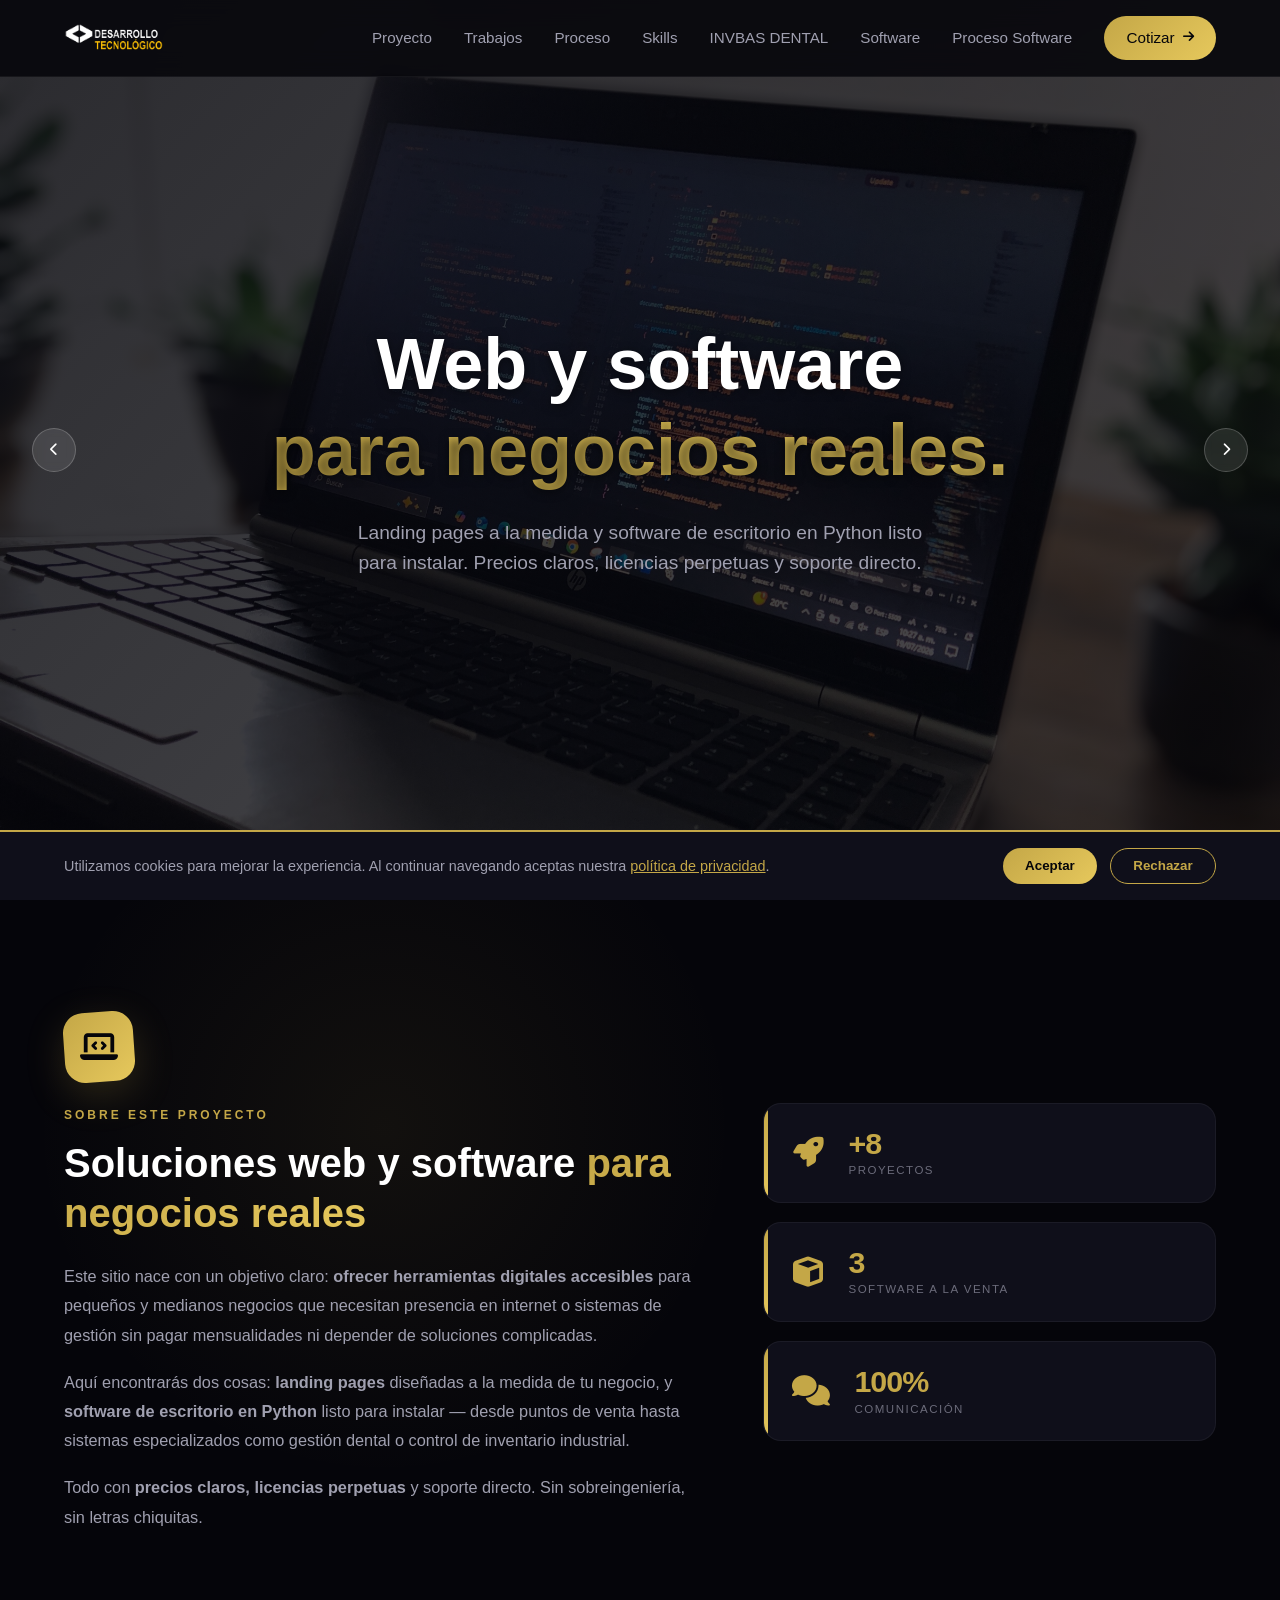
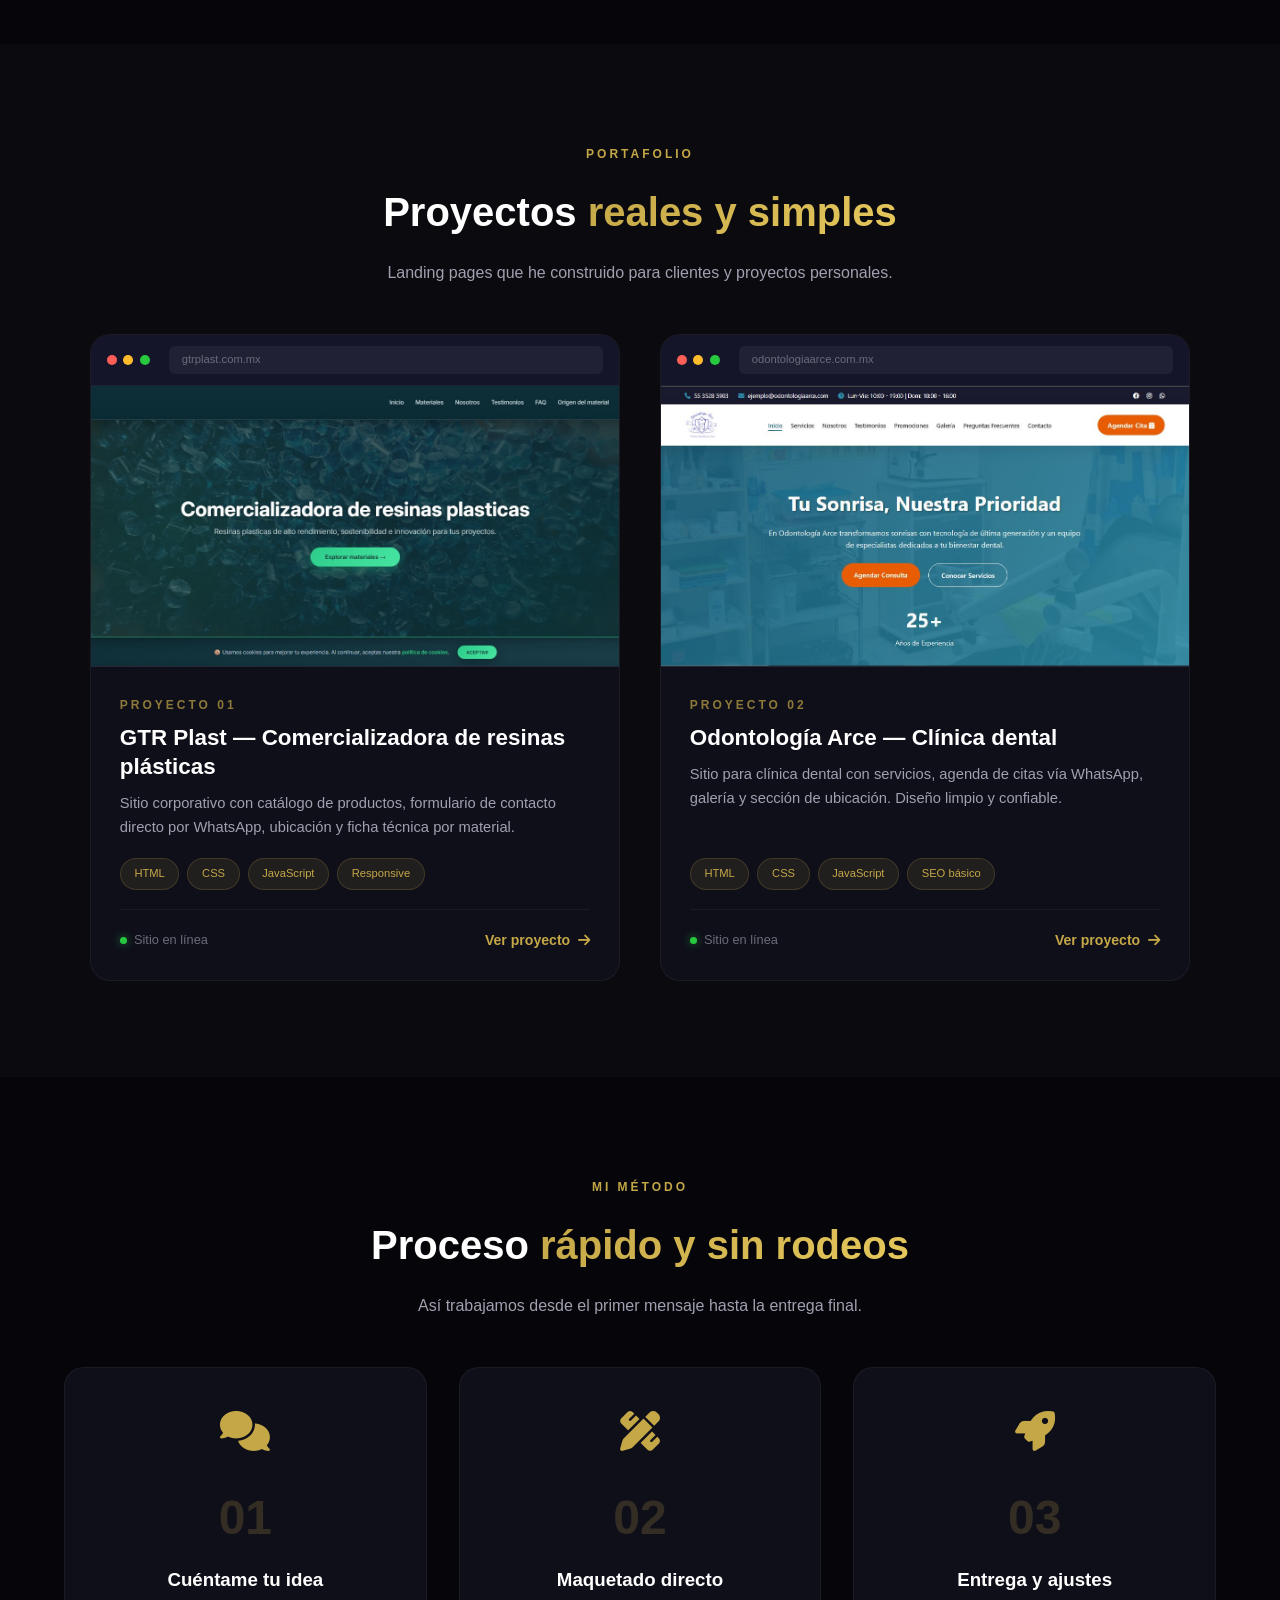
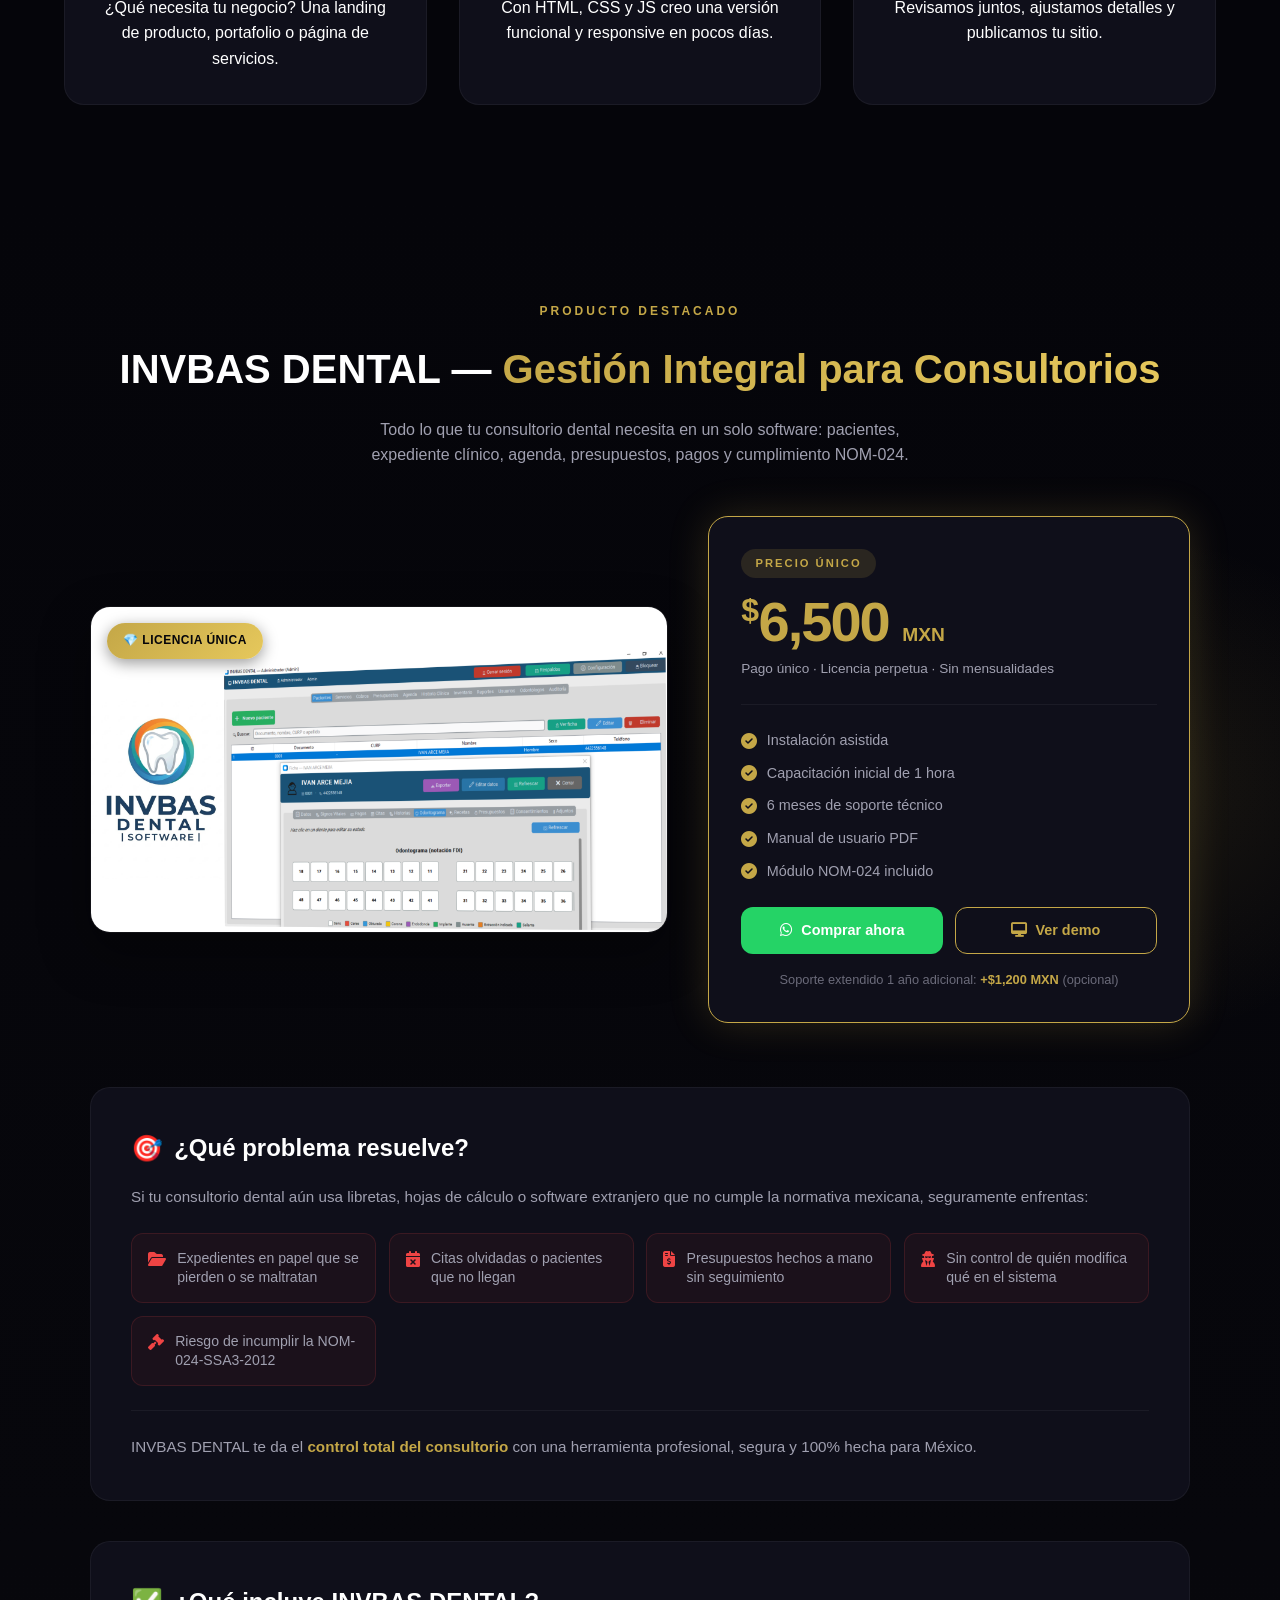
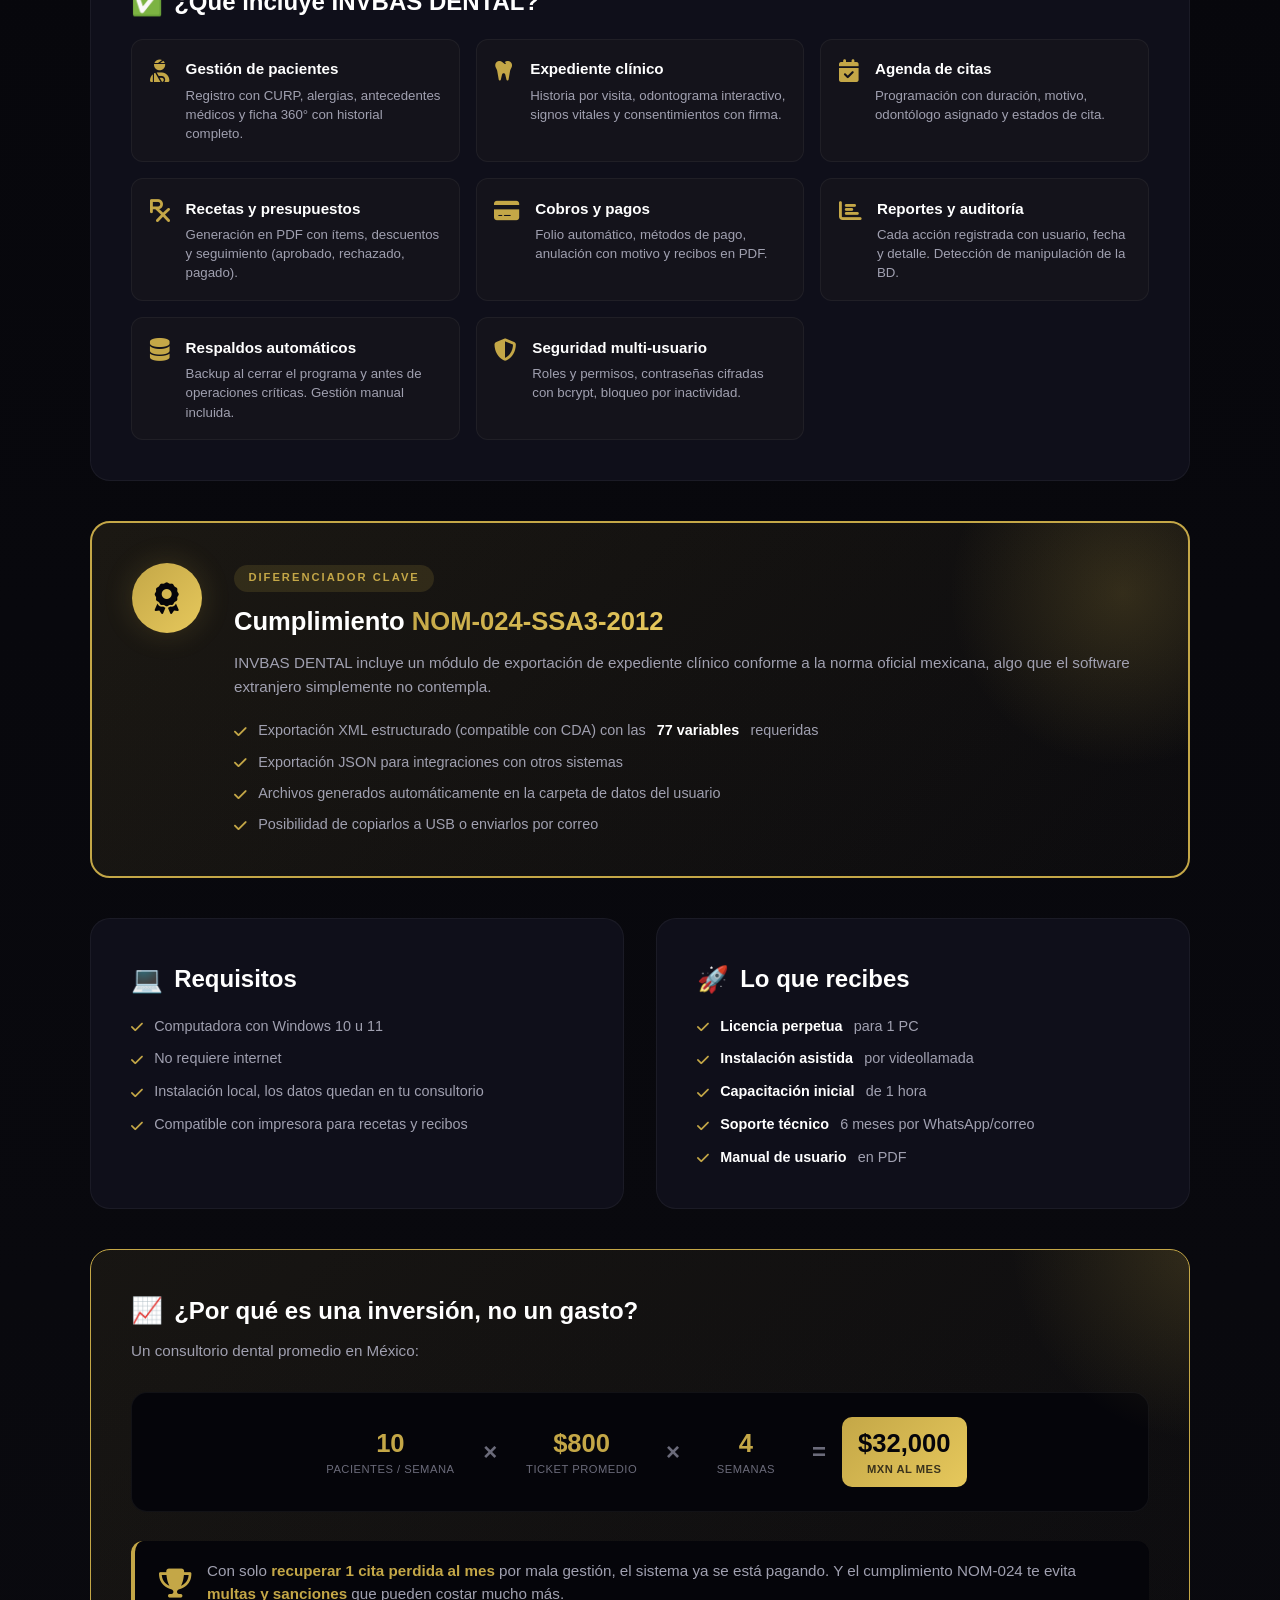
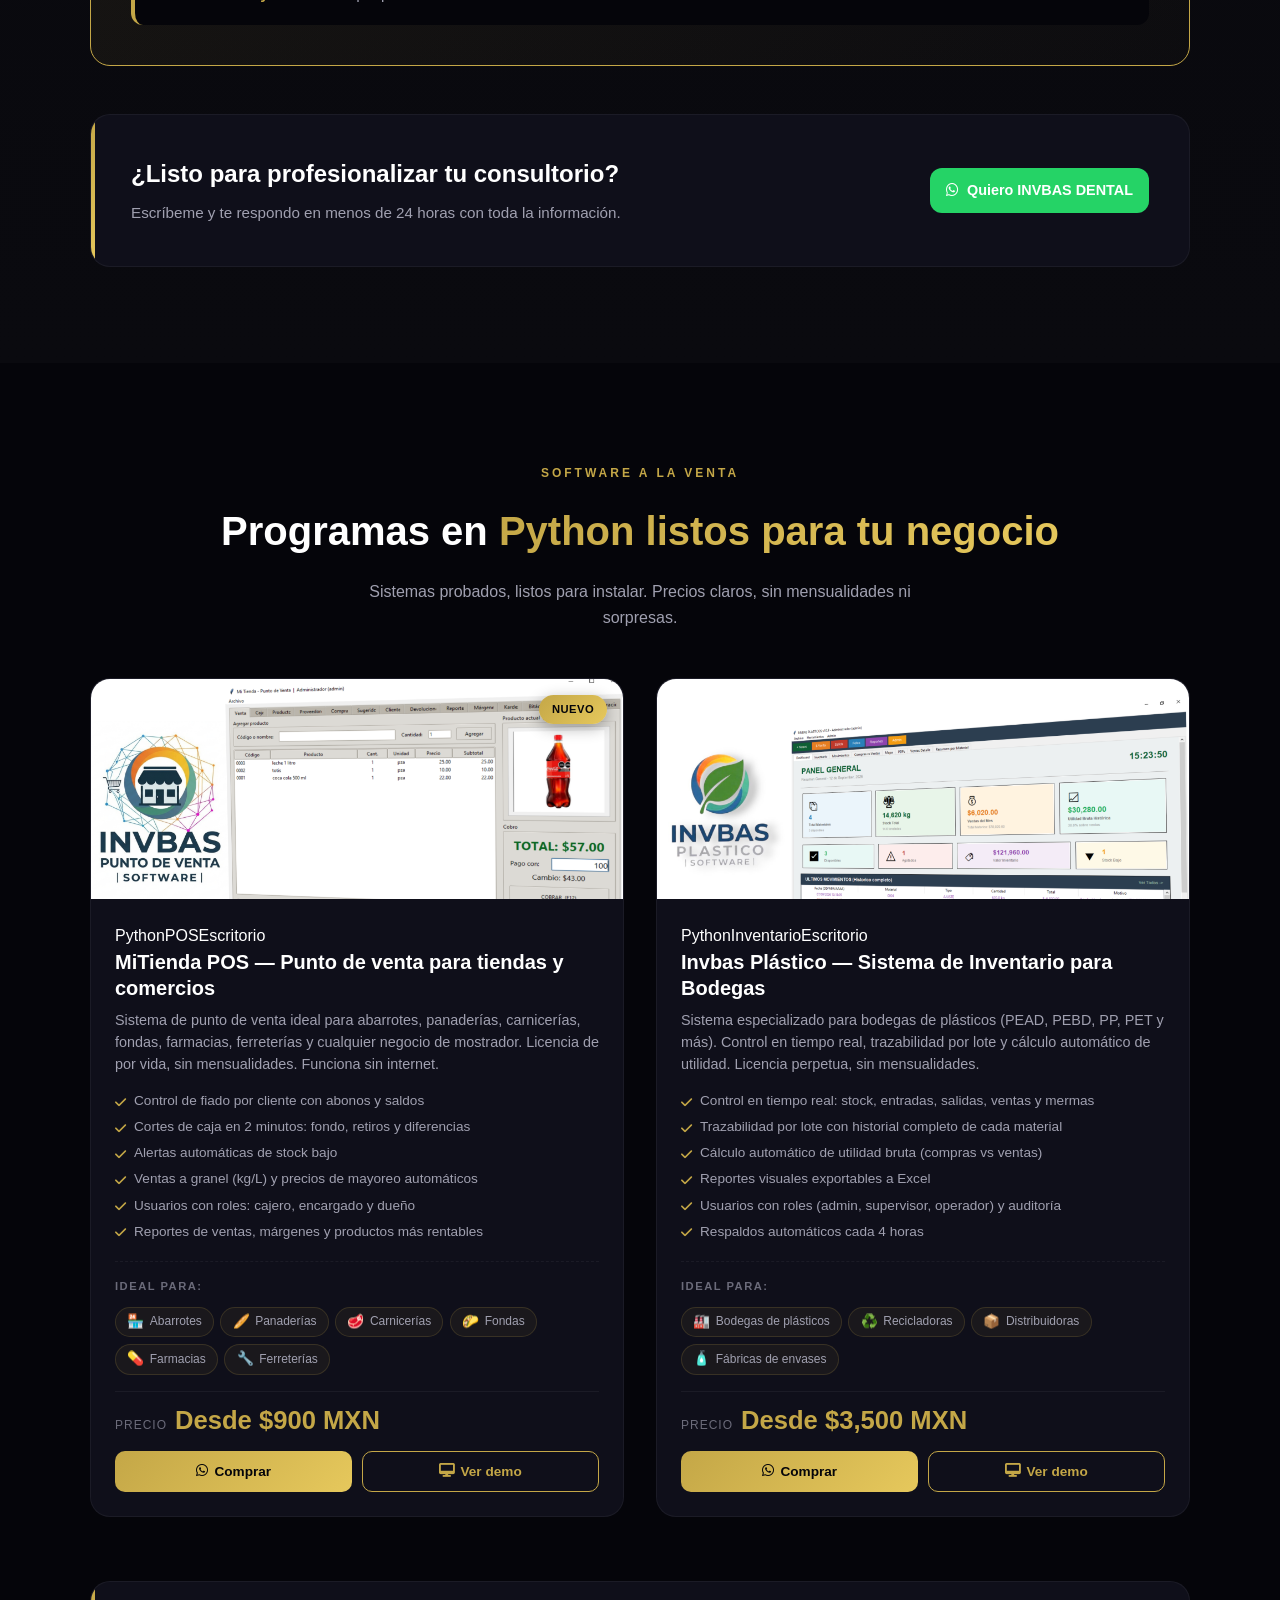
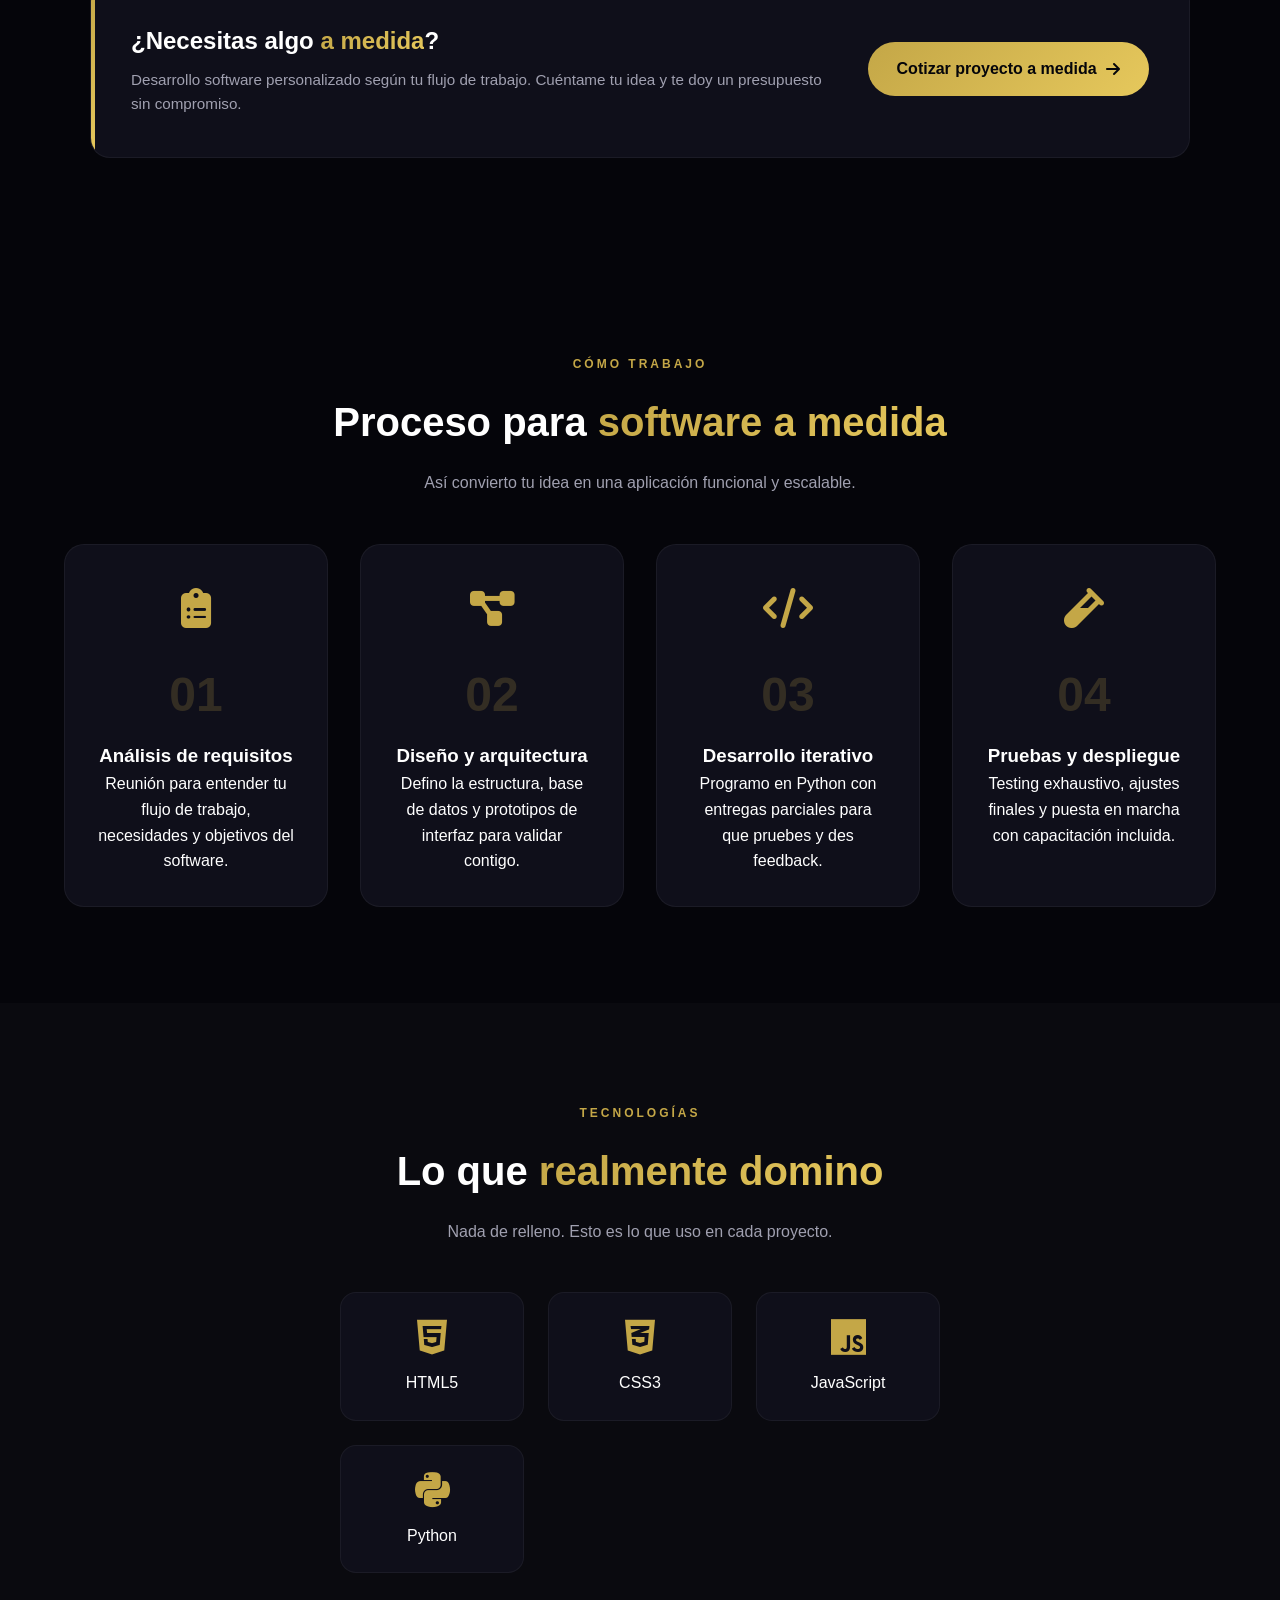
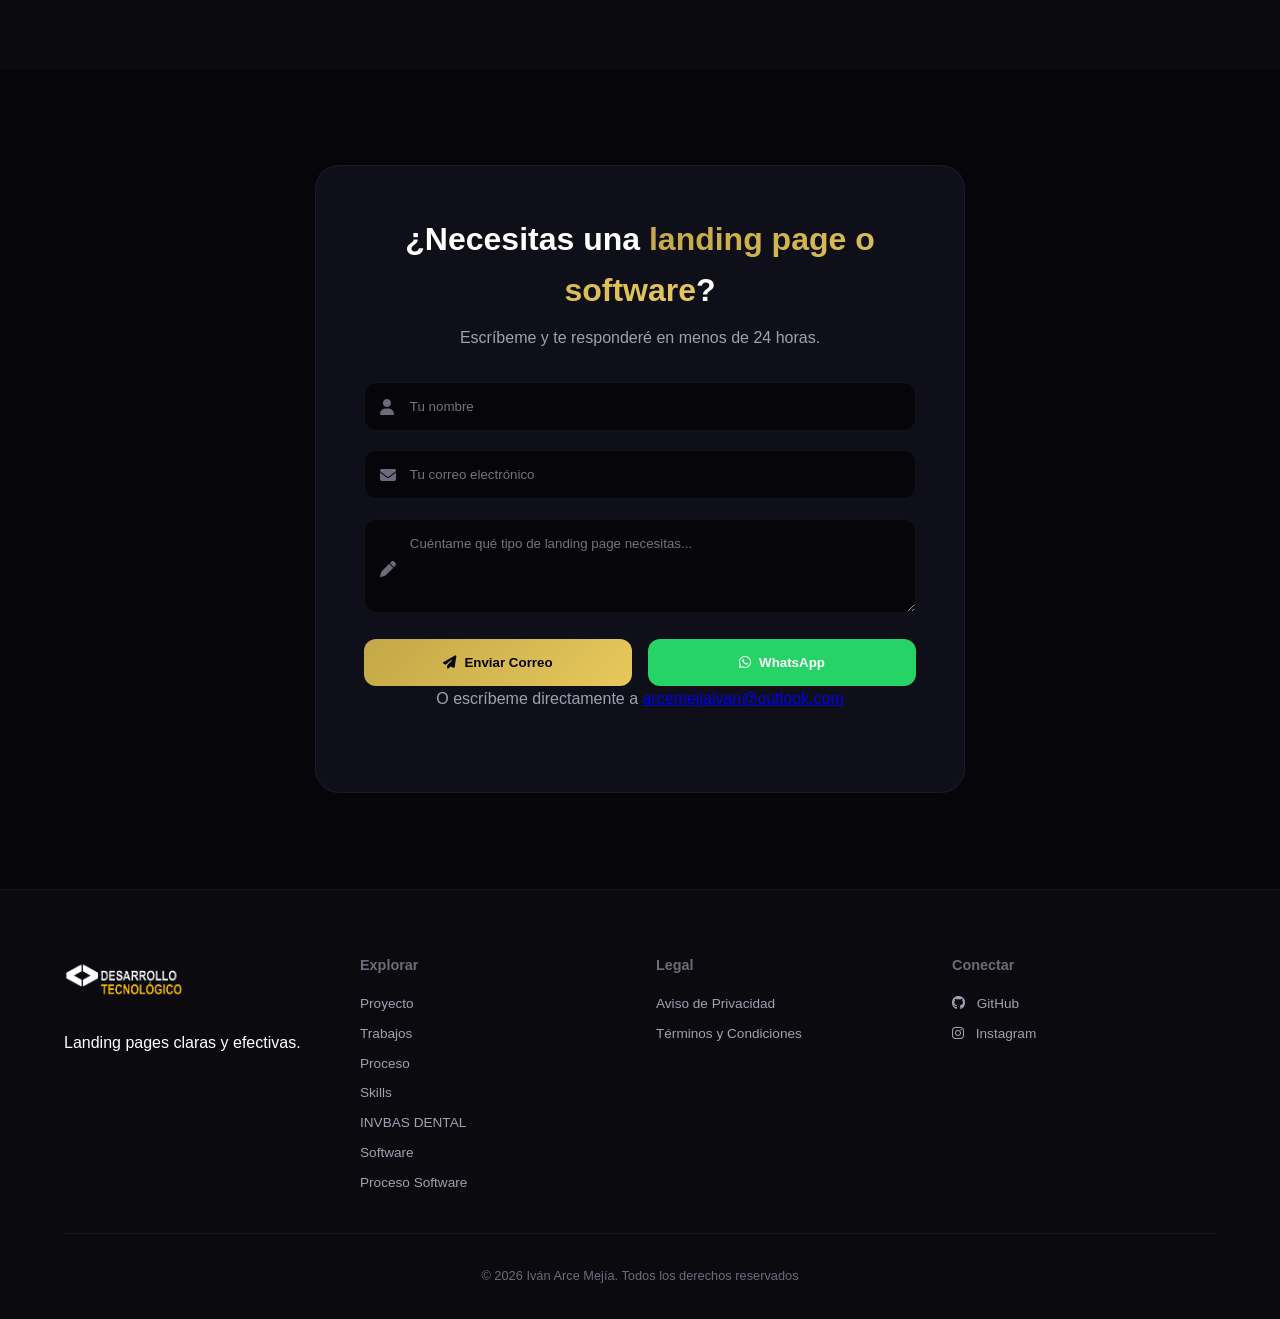
<file: index.html>
<!DOCTYPE html>
<html lang="es">
<head>
    <meta charset="UTF-8">
    <meta name="viewport" content="width=device-width, initial-scale=1.0">
    <meta name="theme-color" content="#05050A">
    
    <meta name="description" content="Freelancer front-end con 2 años de experiencia. Landing pages claras, rápidas y efectivas. HTML, CSS, JS y Python. Portafolio de proyectos reales.">
    <meta name="keywords" content="landing page, desarrollo web, freelancer, HTML, CSS, JavaScript, Python, Iván Arce, portafolio, páginas web económicas">
    <meta name="author" content="Iván Arce">
    <meta name="robots" content="index, follow">
    <!-- ⚠️ Reemplaza tudominio.com por tu dominio real -->
    <link rel="canonical" href="https://tudominio.com/">
    
    <meta property="og:title" content="Iván Arce | Landing pages claras y funcionales">
    <meta property="og:description" content="Freelancer front-end. Construyo landing pages que convierten visitantes en clientes. HTML, CSS, JS y Python.">
    <meta property="og:image" content="https://tudominio.com/assets/image/ivan.jpg">
    <meta property="og:url" content="https://tudominio.com/">
    <meta property="og:type" content="website">
    
    <meta name="twitter:card" content="summary_large_image">
    <meta name="twitter:title" content="Iván Arce | Landing pages claras y funcionales">
    <meta name="twitter:description" content="Freelancer front-end. Construyo landing pages que convierten visitantes en clientes. HTML, CSS, JS y Python.">
    <meta name="twitter:image" content="https://tudominio.com/assets/image/ivan.jpg">
    
    <title>Desarrollo tecnológico | Landing Pages y Software</title>
    <link rel="icon" href="assets/image/ico.ico" type="image/x-icon">
    
    <link rel="preconnect" href="https://fonts.googleapis.com">
    <link rel="preconnect" href="https://fonts.gstatic.com" crossorigin>
    <link rel="preconnect" href="https://cdnjs.cloudflare.com">
    
    <link href="https://fonts.googleapis.com/css2?family=Inter:opsz,wght@14..32,300;14..32,400;14..32,500;14..32,600;14..32,700;14..32,800&display=swap" rel="stylesheet">
    <link rel="stylesheet" href="https://cdnjs.cloudflare.com/ajax/libs/font-awesome/6.5.1/css/all.min.css">
    
    <!-- CSP: se permite https: para imágenes externas y formspree para el formulario -->
    <meta http-equiv="Content-Security-Policy" content="default-src 'self'; script-src 'self' 'unsafe-inline'; style-src 'self' 'unsafe-inline' https://fonts.googleapis.com https://cdnjs.cloudflare.com; font-src 'self' https://fonts.gstatic.com https://cdnjs.cloudflare.com; img-src 'self' data: https:; connect-src 'self' https://formspree.io;">
    
    <link rel="stylesheet" href="styles.css">
</head>
<body>
    <!-- Banner de Cookies -->
    <div id="cookie-banner" class="cookie-banner" role="dialog" aria-label="Aviso de cookies">
        <div class="cookie-content">
            <p>Utilizamos cookies para mejorar la experiencia. Al continuar navegando aceptas nuestra <a href="privacidad.html">política de privacidad</a>.</p>
            <div class="cookie-buttons">
                <button id="cookie-accept" type="button" class="cookie-btn">Aceptar</button>
                <button id="cookie-reject" type="button" class="cookie-btn secondary">Rechazar</button>
            </div>
        </div>
    </div>

    <!-- Menú móvil fullscreen -->
    <div class="mobile-menu-overlay" id="mobile-menu-overlay">
        <button class="mobile-menu-close" id="mobile-menu-close" type="button" aria-label="Cerrar menú">
            <i class="fas fa-times"></i>
        </button>
        <div class="mobile-menu-content">
            <a href="#sobre-mi">Proyecto</a>
            <a href="#work">Trabajos</a>
            <a href="#proceso">Proceso</a>
            <a href="#skills">Skills</a>
            <a href="#invbas-dental">INVBAS DENTAL</a>
            <a href="#software">Software</a>
            <a href="#software-proceso">Proceso Software</a>
            <a href="#contacto" class="mobile-contact-btn">Cotizar <i class="fas fa-arrow-right"></i></a>
        </div>
    </div>

    <!-- NAVBAR -->
    <nav class="navbar">
        <div class="navbar-inner">
            <a href="#" class="logo-container">
                <img class="nav-logo" src="assets/image/logo-central.png" alt="Iván Arce - Freelancer" width="100" height="auto">
            </a>
            <div class="nav-links desktop-nav">
                <a href="#sobre-mi">Proyecto</a>
                <a href="#work">Trabajos</a>
                <a href="#proceso">Proceso</a>
                <a href="#skills">Skills</a>
                <a href="#invbas-dental">INVBAS DENTAL</a>
                <a href="#software">Software</a>
                <a href="#software-proceso">Proceso Software</a>
                <a href="#contacto" class="contact-btn">Cotizar <i class="fas fa-arrow-right"></i></a>
            </div>
            <button class="menu-toggle" id="menu-toggle" type="button" aria-label="Abrir menú" aria-expanded="false" aria-controls="mobile-menu-overlay">
                <i class="fas fa-bars"></i>
            </button>
        </div>
    </nav>

    <!-- HERO CON CARRUSEL -->
    <header class="hero" id="hero">
        <div class="hero-overlay"></div>
        <div class="hero-content">
            <h1 id="hero-title">Web y software <br> <span class="highlight">para negocios reales.</span></h1>
            <p id="hero-description">Landing pages a la medida y software de escritorio en Python listo para instalar. Precios claros, licencias perpetuas y soporte directo.</p>
        </div>
        
        <div class="carousel-indicators" id="carousel-indicators">
            <button class="indicator active" data-index="0" type="button" aria-label="Diapositiva 1"></button>
            <button class="indicator" data-index="1" type="button" aria-label="Diapositiva 2"></button>
            <button class="indicator" data-index="2" type="button" aria-label="Diapositiva 3"></button>
        </div>
        
        <button class="carousel-btn prev" id="prev-btn" type="button" aria-label="Anterior"><i class="fas fa-chevron-left"></i></button>
        <button class="carousel-btn next" id="next-btn" type="button" aria-label="Siguiente"><i class="fas fa-chevron-right"></i></button>
    </header>

    <!-- SOBRE EL PROYECTO -->
    <section id="sobre-mi" class="sobre-mi-section">
        <div class="sobre-mi-container reveal">
            <!-- Columna izquierda: texto -->
            <div class="sobre-mi-texto">
                <div class="sobre-mi-icon">
                    <i class="fas fa-laptop-code"></i>
                </div>
                <span class="section-tag">SOBRE ESTE PROYECTO</span>
                <h2>Soluciones web y software <span class="highlight">para negocios reales</span></h2>
                
                <p>
                    Este sitio nace con un objetivo claro: <strong>ofrecer herramientas digitales accesibles</strong> para pequeños y medianos negocios 
                    que necesitan presencia en internet o sistemas de gestión sin pagar mensualidades ni depender de soluciones complicadas.
                </p>
                <p>
                    Aquí encontrarás dos cosas: <strong>landing pages</strong> diseñadas a la medida de tu negocio, y <strong>software de escritorio en Python</strong> 
                    listo para instalar — desde puntos de venta hasta sistemas especializados como gestión dental o control de inventario industrial.
                </p>
                <p>
                    Todo con <strong>precios claros, licencias perpetuas</strong> y soporte directo. Sin sobreingeniería, sin letras chiquitas.
                </p>
            </div>

            <!-- Columna derecha: stats -->
            <div class="sobre-mi-stats">
                <div class="stat">
                    <i class="fas fa-rocket"></i>
                    <div>
                        <span class="stat-num">+8</span>
                        <span class="stat-label">Proyectos</span>
                    </div>
                </div>
                <div class="stat">
                    <i class="fas fa-cube"></i>
                    <div>
                        <span class="stat-num">3</span>
                        <span class="stat-label">Software a la venta</span>
                    </div>
                </div>
                <div class="stat">
                    <i class="fas fa-comments"></i>
                    <div>
                        <span class="stat-num">100%</span>
                        <span class="stat-label">Comunicación</span>
                    </div>
                </div>
            </div>
        </div>
    </section>

    <!-- PORTFOLIO -->
    <section id="work" class="portfolio-section">
        <div class="section-header reveal">
            <span class="section-tag">PORTAFOLIO</span>
            <h2>Proyectos <span class="highlight">reales y simples</span></h2>
            <p>Landing pages que he construido para clientes y proyectos personales.</p>
        </div>
        <div id="portfolio-grid" class="portfolio-grid"></div>
    </section>
    
    <!-- PROCESO -->
    <section id="proceso" class="proceso-section">
        <div class="section-header reveal">
            <span class="section-tag">MI MÉTODO</span>
            <h2>Proceso <span class="highlight">rápido y sin rodeos</span></h2>
            <p>Así trabajamos desde el primer mensaje hasta la entrega final.</p>
        </div>
        
        <div class="pasos-container">
            <div class="paso reveal">
                <div class="paso-icon"><i class="fas fa-comments"></i></div>
                <div class="paso-numero">01</div>
                <h3>Cuéntame tu idea</h3>
                <p>¿Qué necesita tu negocio? Una landing de producto, portafolio o página de servicios.</p>
            </div>
            <div class="paso reveal">
                <div class="paso-icon"><i class="fas fa-pencil-ruler"></i></div>
                <div class="paso-numero">02</div>
                <h3>Maquetado directo</h3>
                <p>Con HTML, CSS y JS creo una versión funcional y responsive en pocos días.</p>
            </div>
            <div class="paso reveal">
                <div class="paso-icon"><i class="fas fa-rocket"></i></div>
                <div class="paso-numero">03</div>
                <h3>Entrega y ajustes</h3>
                <p>Revisamos juntos, ajustamos detalles y publicamos tu sitio.</p>
            </div>
        </div>
    </section>

    <!-- SECCIÓN PRODUCTO DESTACADO: INVBAS DENTAL -->
    <section id="invbas-dental" class="invbas-section">
        <div class="section-header reveal">
            <span class="section-tag">PRODUCTO DESTACADO</span>
            <h2>INVBAS DENTAL — <span class="highlight">Gestión Integral para Consultorios</span></h2>
            <p>Todo lo que tu consultorio dental necesita en un solo software: pacientes, expediente clínico, agenda, presupuestos, pagos y cumplimiento NOM-024.</p>
        </div>

        <!-- Bloque hero: imagen + precio (SIEMPRE visible) -->
        <div class="invbas-hero reveal">
            <div class="invbas-hero-media">
                <img src="assets/image/invbas dental.png" alt="INVBAS DENTAL - Sistema de gestión para consultorios dentales" loading="lazy" decoding="async">
                <span class="invbas-badge">💎 Licencia única</span>
            </div>

            <div class="invbas-price-card">
                <span class="price-tag">Precio único</span>
                <div class="big-price">
                    <span class="price-currency">$</span>6,500
                    <span class="price-unit">MXN</span>
                </div>
                <p class="price-note">Pago único · Licencia perpetua · Sin mensualidades</p>

                <ul class="price-includes">
                    <li><i class="fas fa-check-circle"></i> Instalación asistida</li>
                    <li><i class="fas fa-check-circle"></i> Capacitación inicial de 1 hora</li>
                    <li><i class="fas fa-check-circle"></i> 6 meses de soporte técnico</li>
                    <li><i class="fas fa-check-circle"></i> Manual de usuario PDF</li>
                    <li><i class="fas fa-check-circle"></i> Módulo NOM-024 incluido</li>
                </ul>

                <div class="invbas-actions">
                    <button type="button" class="btn-buy-lg" id="dental-buy">
                        <i class="fab fa-whatsapp"></i> Comprar ahora
                    </button>
                    <button type="button" class="btn-demo-lg" id="dental-demo">
                        <i class="fas fa-desktop"></i> Ver demo
                    </button>
                </div>

                <p class="invbas-extra">Soporte extendido 1 año adicional: <strong>+$1,200 MXN</strong> (opcional)</p>
            </div>
        </div>

        <!-- Botón "Ver más" (toggle) -->
        <div class="invbas-toggle-wrap reveal">
            <button type="button" class="invbas-toggle-btn" id="dental-toggle" aria-expanded="false" aria-controls="dental-details">
                <span class="toggle-text">Ver toda la información</span>
                <i class="fas fa-chevron-down toggle-icon"></i>
            </button>
        </div>

        <!-- Contenido colapsable -->
        <div class="invbas-details" id="dental-details">
            <div class="invbas-details-inner">

                <!-- Bloque: Problema que resuelve -->
                <div class="invbas-block invbas-problem">
                    <h3><span class="block-emoji">🎯</span> ¿Qué problema resuelve?</h3>
                    <p class="block-intro">Si tu consultorio dental aún usa libretas, hojas de cálculo o software extranjero que no cumple la normativa mexicana, seguramente enfrentas:</p>
                    <div class="problem-grid">
                        <div class="problem-item"><i class="fas fa-folder-open"></i><span>Expedientes en papel que se pierden o se maltratan</span></div>
                        <div class="problem-item"><i class="fas fa-calendar-times"></i><span>Citas olvidadas o pacientes que no llegan</span></div>
                        <div class="problem-item"><i class="fas fa-file-invoice-dollar"></i><span>Presupuestos hechos a mano sin seguimiento</span></div>
                        <div class="problem-item"><i class="fas fa-user-secret"></i><span>Sin control de quién modifica qué en el sistema</span></div>
                        <div class="problem-item"><i class="fas fa-gavel"></i><span>Riesgo de incumplir la NOM-024-SSA3-2012</span></div>
                    </div>
                    <p class="block-outro">INVBAS DENTAL te da el <strong>control total del consultorio</strong> con una herramienta profesional, segura y 100% hecha para México.</p>
                </div>

                <!-- Bloque: Qué incluye -->
                <div class="invbas-block invbas-features">
                    <h3><span class="block-emoji">✅</span> ¿Qué incluye INVBAS DENTAL?</h3>
                    <div class="features-grid">
                        <div class="feature-item"><i class="fas fa-user-injured"></i><div><h4>Gestión de pacientes</h4><p>Registro con CURP, alergias, antecedentes médicos y ficha 360° con historial completo.</p></div></div>
                        <div class="feature-item"><i class="fas fa-tooth"></i><div><h4>Expediente clínico</h4><p>Historia por visita, odontograma interactivo, signos vitales y consentimientos con firma.</p></div></div>
                        <div class="feature-item"><i class="fas fa-calendar-check"></i><div><h4>Agenda de citas</h4><p>Programación con duración, motivo, odontólogo asignado y estados de cita.</p></div></div>
                        <div class="feature-item"><i class="fas fa-prescription"></i><div><h4>Recetas y presupuestos</h4><p>Generación en PDF con ítems, descuentos y seguimiento (aprobado, rechazado, pagado).</p></div></div>
                        <div class="feature-item"><i class="fas fa-credit-card"></i><div><h4>Cobros y pagos</h4><p>Folio automático, métodos de pago, anulación con motivo y recibos en PDF.</p></div></div>
                        <div class="feature-item"><i class="fas fa-chart-bar"></i><div><h4>Reportes y auditoría</h4><p>Cada acción registrada con usuario, fecha y detalle. Detección de manipulación de la BD.</p></div></div>
                        <div class="feature-item"><i class="fas fa-database"></i><div><h4>Respaldos automáticos</h4><p>Backup al cerrar el programa y antes de operaciones críticas. Gestión manual incluida.</p></div></div>
                        <div class="feature-item"><i class="fas fa-shield-alt"></i><div><h4>Seguridad multi-usuario</h4><p>Roles y permisos, contraseñas cifradas con bcrypt, bloqueo por inactividad.</p></div></div>
                    </div>
                </div>

                <!-- Bloque destacado: NOM-024 -->
                <div class="invbas-nom">
                    <div class="nom-icon">
                        <i class="fas fa-award"></i>
                    </div>
                    <div class="nom-content">
                        <span class="nom-tag">DIFERENCIADOR CLAVE</span>
                        <h3>Cumplimiento <span class="highlight">NOM-024-SSA3-2012</span></h3>
                        <p>INVBAS DENTAL incluye un módulo de exportación de expediente clínico conforme a la norma oficial mexicana, algo que el software extranjero simplemente no contempla.</p>
                        <ul class="nom-list">
                            <li><i class="fas fa-check"></i> Exportación XML estructurado (compatible con CDA) con las <strong>77 variables</strong> requeridas</li>
                            <li><i class="fas fa-check"></i> Exportación JSON para integraciones con otros sistemas</li>
                            <li><i class="fas fa-check"></i> Archivos generados automáticamente en la carpeta de datos del usuario</li>
                            <li><i class="fas fa-check"></i> Posibilidad de copiarlos a USB o enviarlos por correo</li>
                        </ul>
                    </div>
                </div>

                <!-- Bloque: Requisitos + Entregables -->
                <div class="invbas-duo">
                    <div class="invbas-block invbas-requirements">
                        <h3><span class="block-emoji">💻</span> Requisitos</h3>
                        <ul class="check-list">
                            <li><i class="fas fa-check"></i> Computadora con Windows 10 u 11</li>
                            <li><i class="fas fa-check"></i> No requiere internet</li>
                            <li><i class="fas fa-check"></i> Instalación local, los datos quedan en tu consultorio</li>
                            <li><i class="fas fa-check"></i> Compatible con impresora para recetas y recibos</li>
                        </ul>
                    </div>

                    <div class="invbas-block invbas-deliverables">
                        <h3><span class="block-emoji">🚀</span> Lo que recibes</h3>
                        <ul class="check-list">
                            <li><i class="fas fa-check"></i> <strong>Licencia perpetua</strong> para 1 PC</li>
                            <li><i class="fas fa-check"></i> <strong>Instalación asistida</strong> por videollamada</li>
                            <li><i class="fas fa-check"></i> <strong>Capacitación inicial</strong> de 1 hora</li>
                            <li><i class="fas fa-check"></i> <strong>Soporte técnico</strong> 6 meses por WhatsApp/correo</li>
                            <li><i class="fas fa-check"></i> <strong>Manual de usuario</strong> en PDF</li>
                        </ul>
                    </div>
                </div>

                <!-- Bloque: ROI -->
                <div class="invbas-roi">
                    <h3><span class="block-emoji">📈</span> ¿Por qué es una inversión, no un gasto?</h3>
                    <p class="roi-intro">Un consultorio dental promedio en México:</p>

                    <div class="roi-math">
                        <div class="roi-step">
                            <span class="roi-num">10</span>
                            <span class="roi-label">pacientes / semana</span>
                        </div>
                        <span class="roi-op">×</span>
                        <div class="roi-step">
                            <span class="roi-num">$800</span>
                            <span class="roi-label">ticket promedio</span>
                        </div>
                        <span class="roi-op">×</span>
                        <div class="roi-step">
                            <span class="roi-num">4</span>
                            <span class="roi-label">semanas</span>
                        </div>
                        <span class="roi-op">=</span>
                        <div class="roi-step roi-highlight">
                            <span class="roi-num">$32,000</span>
                            <span class="roi-label">MXN al mes</span>
                        </div>
                    </div>

                    <div class="roi-conclusion">
                        <i class="fas fa-trophy"></i>
                        <p>Con solo <strong>recuperar 1 cita perdida al mes</strong> por mala gestión, el sistema ya se está pagando. Y el cumplimiento NOM-024 te evita <strong>multas y sanciones</strong> que pueden costar mucho más.</p>
                    </div>
                </div>

                <!-- CTA Final -->
                <div class="invbas-final-cta">
                    <div class="final-cta-text">
                        <h3>¿Listo para profesionalizar tu consultorio?</h3>
                        <p>Escríbeme y te respondo en menos de 24 horas con toda la información.</p>
                    </div>
                    <button type="button" class="btn-buy-lg" id="dental-buy-bottom">
                        <i class="fab fa-whatsapp"></i> Quiero INVBAS DENTAL
                    </button>
                </div>

            </div>
        </div>
        <!-- /fin contenido colapsable -->
    </section>

    <!-- SOFTWARE -->
    <section id="software" class="software-section">
        <div class="section-header reveal">
            <span class="section-tag">SOFTWARE A LA VENTA</span>
            <h2>Programas en <span class="highlight">Python listos para tu negocio</span></h2>
            <p>Sistemas probados, listos para instalar. Precios claros, sin mensualidades ni sorpresas.</p>
        </div>

        <div id="software-grid" class="software-grid"></div>

        <!-- CTA personalizado -->
        <div class="software-cta reveal">
            <div class="software-cta-text">
                <h3>¿Necesitas algo <span class="highlight">a medida</span>?</h3>
                <p>Desarrollo software personalizado según tu flujo de trabajo. Cuéntame tu idea y te doy un presupuesto sin compromiso.</p>
            </div>
            <a href="#contacto" class="software-cta-btn">
                Cotizar proyecto a medida <i class="fas fa-arrow-right"></i>
            </a>
        </div>
    </section>

    <!-- PROCESO DE SOFTWARE -->
    <section id="software-proceso" class="proceso-section">
        <div class="section-header reveal">
            <span class="section-tag">CÓMO TRABAJO</span>
            <h2>Proceso para <span class="highlight">software a medida</span></h2>
            <p>Así convierto tu idea en una aplicación funcional y escalable.</p>
        </div>
        
        <div class="pasos-container">
            <div class="paso reveal">
                <div class="paso-icon"><i class="fas fa-clipboard-list"></i></div>
                <div class="paso-numero">01</div>
                <h3>Análisis de requisitos</h3>
                <p>Reunión para entender tu flujo de trabajo, necesidades y objetivos del software.</p>
            </div>
            <div class="paso reveal">
                <div class="paso-icon"><i class="fas fa-project-diagram"></i></div>
                <div class="paso-numero">02</div>
                <h3>Diseño y arquitectura</h3>
                <p>Defino la estructura, base de datos y prototipos de interfaz para validar contigo.</p>
            </div>
            <div class="paso reveal">
                <div class="paso-icon"><i class="fas fa-code"></i></div>
                <div class="paso-numero">03</div>
                <h3>Desarrollo iterativo</h3>
                <p>Programo en Python con entregas parciales para que pruebes y des feedback.</p>
            </div>
            <div class="paso reveal">
                <div class="paso-icon"><i class="fas fa-vial"></i></div>
                <div class="paso-numero">04</div>
                <h3>Pruebas y despliegue</h3>
                <p>Testing exhaustivo, ajustes finales y puesta en marcha con capacitación incluida.</p>
            </div>
        </div>
    </section>

    <!-- SKILLS -->
    <section id="skills" class="skills-section">
        <div class="section-header reveal">
            <span class="section-tag">TECNOLOGÍAS</span>
            <h2>Lo que <span class="highlight">realmente domino</span></h2>
            <p>Nada de relleno. Esto es lo que uso en cada proyecto.</p>
        </div>
        <div class="skills-grid">
            <div class="skill-card reveal"><i class="fab fa-html5"></i><span>HTML5</span></div>
            <div class="skill-card reveal"><i class="fab fa-css3-alt"></i><span>CSS3</span></div>
            <div class="skill-card reveal"><i class="fab fa-js"></i><span>JavaScript</span></div>
            <div class="skill-card reveal"><i class="fab fa-python"></i><span>Python</span></div>
        </div>
    </section>

    <!-- CONTACTO -->
    <section id="contacto" class="contacto-section">
        <div class="form-card reveal">
            <h2>¿Necesitas una <span class="highlight">landing page o software</span>?</h2>
            <p>Escríbeme y te responderé en menos de 24 horas.</p>
            <form id="contact-form" novalidate>
                <div class="input-group">
                    <i class="fas fa-user" aria-hidden="true"></i>
                    <input type="text" id="nombre" name="name" placeholder="Tu nombre" required autocomplete="name">
                </div>
                <div class="input-group">
                    <i class="fas fa-envelope" aria-hidden="true"></i>
                    <input type="email" id="email" name="email" placeholder="Tu correo electrónico" required autocomplete="email">
                </div>
                <div class="input-group">
                    <i class="fas fa-pen" aria-hidden="true"></i>
                    <textarea id="mensaje" name="message" rows="4" placeholder="Cuéntame qué tipo de landing page necesitas..." required></textarea>
                </div>
                <!-- Honeypot anti-spam (invisible para humanos) -->
                <input type="text" name="_gotcha" id="gotcha" class="hp-field" tabindex="-1" autocomplete="off" aria-hidden="true">
                
                <div id="form-feedback" class="form-feedback" role="status" aria-live="polite"></div>
                <div class="btns-group">
                    <button type="submit" class="btn-email" id="btn-submit"><i class="fas fa-paper-plane"></i> Enviar Correo</button>
                    <button type="button" id="btn-whatsapp" class="btn-whatsapp"><i class="fab fa-whatsapp"></i> WhatsApp</button>
                </div>
            </form>
            <p class="direct-email">
                O escríbeme directamente a 
                <a href="mailto:arcemejiaivan@outlook.com" id="direct-email-link">arcemejiaivan@outlook.com</a>
            </p>
        </div>
    </section>

    <!-- FOOTER -->
    <footer>
        <div class="footer-content">
            <div class="footer-logo">
                <img class="footer-logo-img" src="assets/image/logo-central.png" alt="Iván Arce Freelancer" width="120" height="auto" loading="lazy" decoding="async">
                <p>Landing pages claras y efectivas.</p>
            </div>
            <div class="footer-links">
                <h4>Explorar</h4>
                <a href="#sobre-mi">Proyecto</a>
                <a href="#work">Trabajos</a>
                <a href="#proceso">Proceso</a>
                <a href="#skills">Skills</a>
                <a href="#invbas-dental">INVBAS DENTAL</a>
                <a href="#software">Software</a>
                <a href="#software-proceso">Proceso Software</a>
            </div>
            <div class="footer-links">
                <h4>Legal</h4>
                <a href="privacidad.html">Aviso de Privacidad</a>
                <a href="terminos.html">Términos y Condiciones</a>
            </div>
            <div class="socials">
                <h4>Conectar</h4>
                <a href="https://github.com/CodigoTecnologico" target="_blank" rel="noopener noreferrer"><i class="fab fa-github"></i> GitHub</a>
                <!-- ⚠️ Reemplaza por tu perfil real de Instagram -->
                <a href="https://www.instagram.com/tu_usuario" target="_blank" rel="noopener noreferrer"><i class="fab fa-instagram"></i> Instagram</a>
            </div>
        </div>
        <p class="copy">&copy; 2026 Iván Arce Mejía. Todos los derechos reservados</p>
    </footer>

    <!-- Botón volver arriba -->
    <button id="scroll-top-btn" class="scroll-top-btn" type="button" aria-label="Volver arriba"><i class="fas fa-chevron-up"></i></button>

    <script type="application/ld+json">
    {
        "@context": "https://schema.org",
        "@type": "Person",
        "name": "Iván Arce",
        "jobTitle": "Freelancer Front-End",
        "url": "https://tudominio.com",
        "image": "https://tudominio.com/assets/image/ivan.jpg",
        "description": "Desarrollador de landing pages claras y funcionales. HTML, CSS, JavaScript y Python.",
        "sameAs": [
            "https://github.com/CodigoTecnologico"
        ]
    }
    </script>

    <script src="java.js"></script>
</body>
</html>
</file>
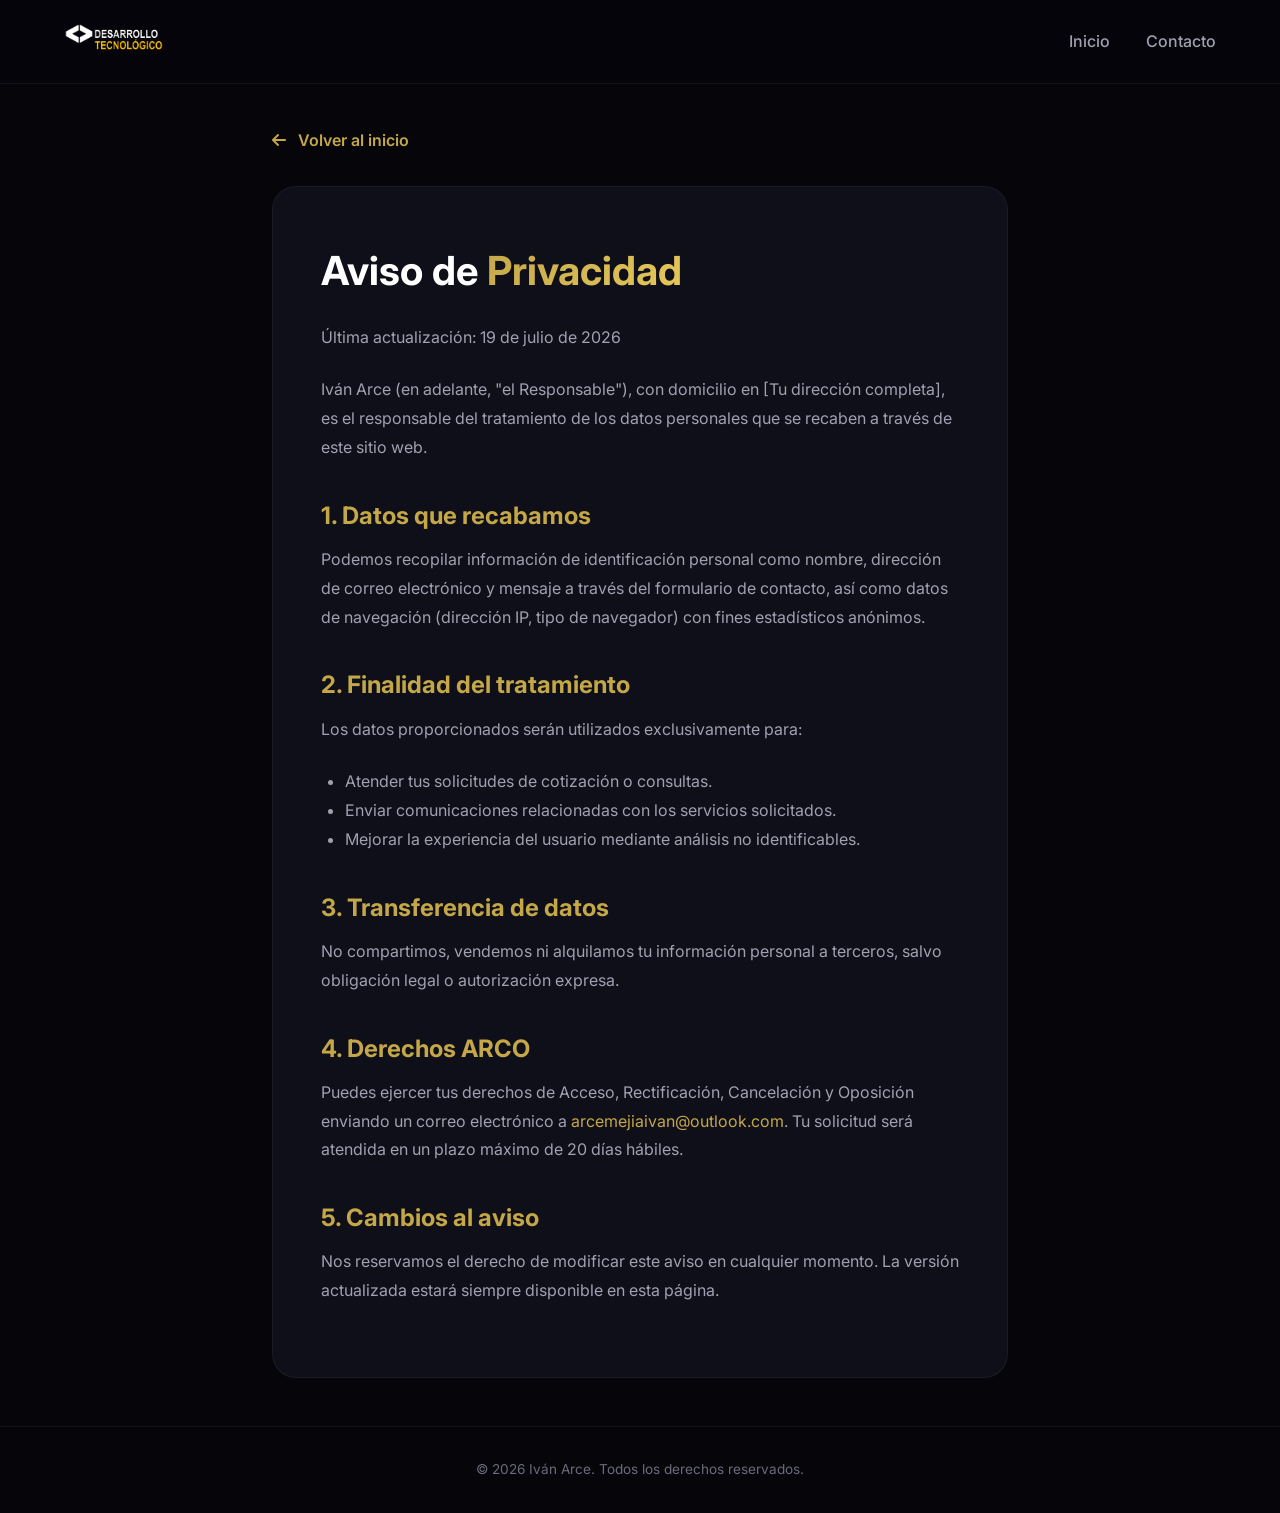
<file: privacidad.html>
<!DOCTYPE html>
<html lang="es">
<head>
    <meta charset="UTF-8">
    <meta name="viewport" content="width=device-width, initial-scale=1.0">
    <title>Aviso de Privacidad - Iván Arce</title>
    <link rel="icon" href="assets/image/ico.ico" type="image/x-icon">
    <link rel="preconnect" href="https://fonts.googleapis.com">
    <link rel="preconnect" href="https://fonts.gstatic.com" crossorigin>
    <link href="https://fonts.googleapis.com/css2?family=Inter:opsz,wght@14..32,300;14..32,400;14..32,500;14..32,600;14..32,700;14..32,800&display=swap" rel="stylesheet">
    <link rel="stylesheet" href="https://cdnjs.cloudflare.com/ajax/libs/font-awesome/6.5.1/css/all.min.css">
    <style>
        :root {
            --bg: #05050A;
            --bg-secondary: #0A0A0F;
            --card-bg: #0F0F1A;
            --accent: #C4A747;
            --text-main: #FFFFFF;
            --text-dim: #A0A0B0;
            --text-muted: #6B6B7A;
            --border: rgba(255,255,255,0.05);
            --gradient-1: linear-gradient(135deg, #C4A747 0%, #E6C85C 100%);
        }
        * { box-sizing: border-box; margin: 0; padding: 0; }
        body {
            font-family: 'Inter', sans-serif;
            background-color: var(--bg);
            color: var(--text-main);
            line-height: 1.6;
            padding-top: 80px; /* para el navbar fijo */
        }
        /* Navbar sencillo (mismo estilo) */
        .navbar {
            display: flex;
            justify-content: space-between;
            align-items: center;
            padding: 1rem 5%;
            position: fixed;
            top: 0; left: 0; right: 0;
            background: rgba(5, 5, 10, 0.9);
            backdrop-filter: blur(12px);
            border-bottom: 1px solid var(--border);
            z-index: 1000;
        }
        .nav-logo { width: 100px; }
        .nav-links a {
            color: var(--text-dim);
            text-decoration: none;
            font-weight: 500;
            transition: color 0.3s;
            margin-left: 2rem;
        }
        .nav-links a:hover { color: var(--accent); }
        /* Contenedor principal */
        .legal-container {
            max-width: 800px;
            margin: 0 auto;
            padding: 3rem 2rem;
        }
        .card {
            background: var(--card-bg);
            border: 1px solid var(--border);
            border-radius: 24px;
            padding: 3rem;
            color: var(--text-dim);
            line-height: 1.8;
        }
        .card h1 {
            font-size: 2.5rem;
            color: var(--text-main);
            margin-bottom: 1rem;
        }
        .card .highlight {
            background: var(--gradient-1);
            background-clip: text;
            -webkit-background-clip: text;
            -webkit-text-fill-color: transparent;
        }
        .card h2 {
            color: var(--accent);
            font-size: 1.5rem;
            margin-top: 2rem;
            margin-bottom: 0.5rem;
        }
        .card p, .card ul { margin-bottom: 1.5rem; }
        .card ul { padding-left: 1.5rem; }
        .card a { color: var(--accent); text-decoration: none; }
        .back-link {
            display: inline-block;
            margin-bottom: 2rem;
            color: var(--accent);
            font-weight: 600;
            text-decoration: none;
        }
        .back-link i { margin-right: 0.5rem; }
        /* Footer */
        footer {
            text-align: center;
            padding: 2rem;
            border-top: 1px solid var(--border);
            color: var(--text-muted);
            font-size: 0.85rem;
        }
        @media (max-width: 600px) {
            .card { padding: 2rem; }
            .card h1 { font-size: 2rem; }
        }
    </style>
</head>
<body>
    <nav class="navbar">
        <a href="index.html"><img class="nav-logo" src="assets/image/logo-central.png" alt="Iván Arce"></a>
        <div class="nav-links">
            <a href="index.html">Inicio</a>
            <a href="index.html#contacto">Contacto</a>
        </div>
    </nav>

    <div class="legal-container">
        <a href="index.html" class="back-link"><i class="fas fa-arrow-left"></i> Volver al inicio</a>
        <div class="card">
            <h1>Aviso de <span class="highlight">Privacidad</span></h1>
            <p>Última actualización: 19 de julio de 2026</p>
            <p>Iván Arce (en adelante, "el Responsable"), con domicilio en [Tu dirección completa], es el responsable del tratamiento de los datos personales que se recaben a través de este sitio web.</p>

            <h2>1. Datos que recabamos</h2>
            <p>Podemos recopilar información de identificación personal como nombre, dirección de correo electrónico y mensaje a través del formulario de contacto, así como datos de navegación (dirección IP, tipo de navegador) con fines estadísticos anónimos.</p>

            <h2>2. Finalidad del tratamiento</h2>
            <p>Los datos proporcionados serán utilizados exclusivamente para:</p>
            <ul>
                <li>Atender tus solicitudes de cotización o consultas.</li>
                <li>Enviar comunicaciones relacionadas con los servicios solicitados.</li>
                <li>Mejorar la experiencia del usuario mediante análisis no identificables.</li>
            </ul>

            <h2>3. Transferencia de datos</h2>
            <p>No compartimos, vendemos ni alquilamos tu información personal a terceros, salvo obligación legal o autorización expresa.</p>

            <h2>4. Derechos ARCO</h2>
            <p>Puedes ejercer tus derechos de Acceso, Rectificación, Cancelación y Oposición enviando un correo electrónico a <a href="mailto:arcemejiaivan@outlook.com">arcemejiaivan@outlook.com</a>. Tu solicitud será atendida en un plazo máximo de 20 días hábiles.</p>

            <h2>5. Cambios al aviso</h2>
            <p>Nos reservamos el derecho de modificar este aviso en cualquier momento. La versión actualizada estará siempre disponible en esta página.</p>
        </div>
    </div>

    <footer>
        <p>&copy; 2026 Iván Arce. Todos los derechos reservados.</p>
    </footer>
</body>
</html>
</file>
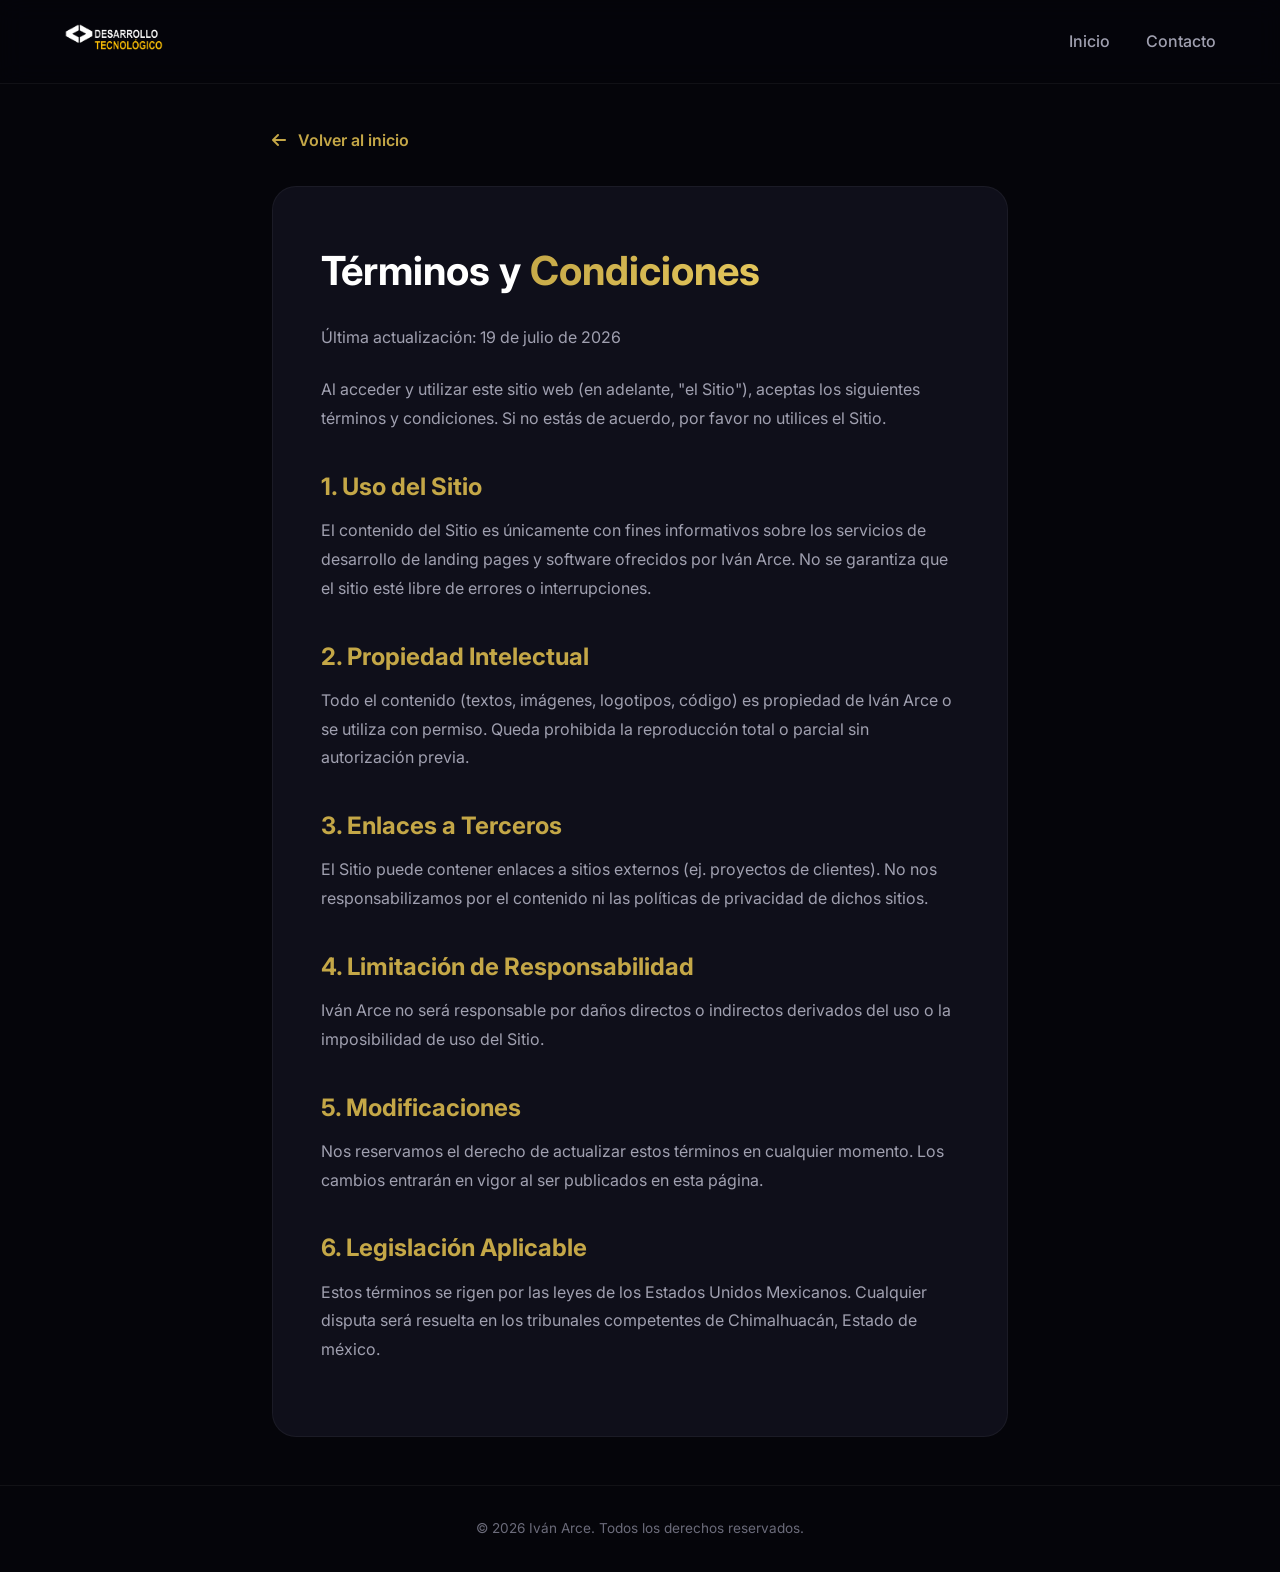
<file: terminos.html>
<!DOCTYPE html>
<html lang="es">
<head>
    <meta charset="UTF-8">
    <meta name="viewport" content="width=device-width, initial-scale=1.0">
    <title>Términos y Condiciones - Iván Arce</title>
    <link rel="icon" href="assets/image/ico.ico" type="image/x-icon">
    <link rel="preconnect" href="https://fonts.googleapis.com">
    <link rel="preconnect" href="https://fonts.gstatic.com" crossorigin>
    <link href="https://fonts.googleapis.com/css2?family=Inter:opsz,wght@14..32,300;14..32,400;14..32,500;14..32,600;14..32,700;14..32,800&display=swap" rel="stylesheet">
    <link rel="stylesheet" href="https://cdnjs.cloudflare.com/ajax/libs/font-awesome/6.5.1/css/all.min.css">
    <style>
        :root {
            --bg: #05050A;
            --bg-secondary: #0A0A0F;
            --card-bg: #0F0F1A;
            --accent: #C4A747;
            --text-main: #FFFFFF;
            --text-dim: #A0A0B0;
            --text-muted: #6B6B7A;
            --border: rgba(255,255,255,0.05);
            --gradient-1: linear-gradient(135deg, #C4A747 0%, #E6C85C 100%);
        }
        * { box-sizing: border-box; margin: 0; padding: 0; }
        body {
            font-family: 'Inter', sans-serif;
            background-color: var(--bg);
            color: var(--text-main);
            line-height: 1.6;
            padding-top: 80px;
        }
        .navbar {
            display: flex;
            justify-content: space-between;
            align-items: center;
            padding: 1rem 5%;
            position: fixed;
            top: 0; left: 0; right: 0;
            background: rgba(5, 5, 10, 0.9);
            backdrop-filter: blur(12px);
            border-bottom: 1px solid var(--border);
            z-index: 1000;
        }
        .nav-logo { width: 100px; }
        .nav-links a {
            color: var(--text-dim);
            text-decoration: none;
            font-weight: 500;
            transition: color 0.3s;
            margin-left: 2rem;
        }
        .nav-links a:hover { color: var(--accent); }
        .legal-container {
            max-width: 800px;
            margin: 0 auto;
            padding: 3rem 2rem;
        }
        .card {
            background: var(--card-bg);
            border: 1px solid var(--border);
            border-radius: 24px;
            padding: 3rem;
            color: var(--text-dim);
            line-height: 1.8;
        }
        .card h1 {
            font-size: 2.5rem;
            color: var(--text-main);
            margin-bottom: 1rem;
        }
        .card .highlight {
            background: var(--gradient-1);
            background-clip: text;
            -webkit-background-clip: text;
            -webkit-text-fill-color: transparent;
        }
        .card h2 {
            color: var(--accent);
            font-size: 1.5rem;
            margin-top: 2rem;
            margin-bottom: 0.5rem;
        }
        .card p, .card ul { margin-bottom: 1.5rem; }
        .card ul { padding-left: 1.5rem; }
        .card a { color: var(--accent); text-decoration: none; }
        .back-link {
            display: inline-block;
            margin-bottom: 2rem;
            color: var(--accent);
            font-weight: 600;
            text-decoration: none;
        }
        .back-link i { margin-right: 0.5rem; }
        footer {
            text-align: center;
            padding: 2rem;
            border-top: 1px solid var(--border);
            color: var(--text-muted);
            font-size: 0.85rem;
        }
        @media (max-width: 600px) {
            .card { padding: 2rem; }
            .card h1 { font-size: 2rem; }
        }
    </style>
</head>
<body>
    <nav class="navbar">
        <a href="index.html"><img class="nav-logo" src="assets/image/logo-central.png" alt="Iván Arce"></a>
        <div class="nav-links">
            <a href="index.html">Inicio</a>
            <a href="index.html#contacto">Contacto</a>
        </div>
    </nav>

    <div class="legal-container">
        <a href="index.html" class="back-link"><i class="fas fa-arrow-left"></i> Volver al inicio</a>
        <div class="card">
            <h1>Términos y <span class="highlight">Condiciones</span></h1>
            <p>Última actualización: 19 de julio de 2026</p>
            <p>Al acceder y utilizar este sitio web (en adelante, "el Sitio"), aceptas los siguientes términos y condiciones. Si no estás de acuerdo, por favor no utilices el Sitio.</p>

            <h2>1. Uso del Sitio</h2>
            <p>El contenido del Sitio es únicamente con fines informativos sobre los servicios de desarrollo de landing pages y software ofrecidos por Iván Arce. No se garantiza que el sitio esté libre de errores o interrupciones.</p>

            <h2>2. Propiedad Intelectual</h2>
            <p>Todo el contenido (textos, imágenes, logotipos, código) es propiedad de Iván Arce o se utiliza con permiso. Queda prohibida la reproducción total o parcial sin autorización previa.</p>

            <h2>3. Enlaces a Terceros</h2>
            <p>El Sitio puede contener enlaces a sitios externos (ej. proyectos de clientes). No nos responsabilizamos por el contenido ni las políticas de privacidad de dichos sitios.</p>

            <h2>4. Limitación de Responsabilidad</h2>
            <p>Iván Arce no será responsable por daños directos o indirectos derivados del uso o la imposibilidad de uso del Sitio.</p>

            <h2>5. Modificaciones</h2>
            <p>Nos reservamos el derecho de actualizar estos términos en cualquier momento. Los cambios entrarán en vigor al ser publicados en esta página.</p>

            <h2>6. Legislación Aplicable</h2>
            <p>Estos términos se rigen por las leyes de los Estados Unidos Mexicanos. Cualquier disputa será resuelta en los tribunales competentes de Chimalhuacán, Estado de méxico.</p>
        </div>
    </div>

    <footer>
        <p>&copy; 2026 Iván Arce. Todos los derechos reservados.</p>
    </footer>
</body>
</html>
</file>
<file: styles.css>
@charset "UTF-8";
:root {
  --bg: #05050A;
  --bg-secondary: #0A0A0F;
  --card-bg: #0F0F1A;
  --accent: #C4A747;
  --accent-glow: rgba(196, 167, 71, 0.2);
  --text-main: #FFFFFF;
  --text-dim: #A0A0B0;
  --text-muted: #6B6B7A;
  --border: rgba(255,255,255,0.05);
  --gradient-1: linear-gradient(135deg, #C4A747 0%, #E6C85C 100%);
}

* {
  box-sizing: border-box;
  margin: 0;
  padding: 0;
}

html {
  scroll-behavior: smooth;
}

body {
  font-family: "Inter", sans-serif;
  background-color: var(--bg);
  color: var(--text-main);
  line-height: 1.6;
  overflow-x: hidden;
}

/* ========== OFFSET PARA NAVBAR FIJO ========== */
section[id],
header[id] {
  scroll-margin-top: 90px;
}

/* ========== HONEYPOT ANTI-SPAM (invisible) ========== */
.hp-field {
  position: absolute !important;
  left: -9999px !important;
  width: 1px;
  height: 1px;
  opacity: 0;
  pointer-events: none;
}

/* ========== ACCESIBILIDAD: FOCUS VISIBLE ========== */
a:focus-visible,
button:focus-visible,
input:focus-visible,
textarea:focus-visible {
  outline: 2px solid var(--accent);
  outline-offset: 2px;
}

/* ========== PREFERENCIA DE MOVIMIENTO REDUCIDO ========== */
@media (prefers-reduced-motion: reduce) {
  html {
    scroll-behavior: auto;
  }
  *,
  *::before,
  *::after {
    animation-duration: 0.01ms !important;
    animation-iteration-count: 1 !important;
    transition-duration: 0.01ms !important;
    scroll-behavior: auto !important;
  }
  .reveal {
    opacity: 1 !important;
    transform: none !important;
  }
}
/* ========== SCROLL REVEAL ========== */
.reveal {
  opacity: 0;
  transform: translateY(40px);
  transition: all 0.7s cubic-bezier(0.4, 0, 0.2, 1);
}

.reveal.active {
  opacity: 1;
  transform: translateY(0);
}

/* ========== BANNER DE COOKIES ========== */
.cookie-banner {
  position: fixed;
  bottom: 0;
  left: 0;
  right: 0;
  background: var(--card-bg);
  border-top: 2px solid var(--accent);
  color: var(--text-dim);
  padding: 1rem 5%;
  z-index: 10001;
  display: flex;
  justify-content: center;
  align-items: center;
  flex-wrap: wrap;
  gap: 1rem;
  transform: translateY(100%);
  transition: transform 0.4s ease;
}

.cookie-banner.show {
  transform: translateY(0);
}

.cookie-content {
  max-width: 1200px;
  width: 100%;
  display: flex;
  align-items: center;
  justify-content: space-between;
  flex-wrap: wrap;
  gap: 1rem;
}

.cookie-content p {
  font-size: 0.9rem;
  line-height: 1.4;
  margin: 0;
  flex: 1;
  min-width: 200px;
}

.cookie-content a {
  color: var(--accent);
  text-decoration: underline;
}

.cookie-buttons {
  display: flex;
  gap: 0.8rem;
}

.cookie-btn {
  background: var(--gradient-1);
  color: var(--bg);
  border: none;
  padding: 0.6rem 1.4rem;
  border-radius: 50px;
  font-weight: 600;
  cursor: pointer;
  transition: transform 0.2s;
  font-family: inherit;
  white-space: nowrap;
}

.cookie-btn.secondary {
  background: transparent;
  border: 1px solid var(--accent);
  color: var(--accent);
}

.cookie-btn:hover {
  transform: translateY(-2px);
}

/* ========== NAVBAR ========== */
.navbar {
  position: fixed;
  top: 0;
  left: 0;
  right: 0;
  z-index: 1000;
  background: rgba(5, 5, 10, 0.85);
  backdrop-filter: blur(12px);
  border-bottom: 1px solid var(--border);
  transition: background 0.3s, box-shadow 0.3s;
}

.navbar.scrolled {
  background: rgba(5, 5, 10, 0.95);
  box-shadow: 0 2px 20px rgba(0, 0, 0, 0.3);
}

.navbar-inner {
  display: flex;
  justify-content: space-between;
  align-items: center;
  padding: 1rem 5%;
  max-width: 1400px;
  margin: 0 auto;
}

.logo-container {
  display: flex;
  align-items: center;
}

.nav-logo {
  width: 100px;
  height: auto;
  transition: transform 0.3s;
}

.nav-logo:hover {
  transform: scale(1.02);
}

.desktop-nav {
  display: flex;
  gap: 2rem;
  align-items: center;
}

.desktop-nav a {
  color: var(--text-dim);
  text-decoration: none;
  font-weight: 500;
  transition: 0.3s;
  font-size: 0.95rem;
}

.desktop-nav a:hover {
  color: var(--accent);
}

.contact-btn {
  background: var(--gradient-1);
  color: var(--bg) !important;
  padding: 0.6rem 1.4rem;
  border-radius: 50px;
  font-weight: 600;
  display: flex;
  align-items: center;
  gap: 0.5rem;
}

.contact-btn i {
  font-size: 0.8rem;
  transition: transform 0.3s;
}

.contact-btn:hover i {
  transform: translateX(4px);
}

.menu-toggle {
  display: none;
  background: transparent;
  border: none;
  color: var(--text-main);
  font-size: 1.8rem;
  cursor: pointer;
  transition: color 0.3s;
  z-index: 1001;
}

.menu-toggle:hover {
  color: var(--accent);
}

/* Menú móvil fullscreen */
.mobile-menu-overlay {
  position: fixed;
  top: 0;
  left: 0;
  width: 100%;
  height: 100%;
  background: rgba(5, 5, 10, 0.98);
  backdrop-filter: blur(10px);
  z-index: 999;
  display: flex;
  align-items: center;
  justify-content: center;
  opacity: 0;
  visibility: hidden;
  transition: opacity 0.4s ease, visibility 0.4s;
}

.mobile-menu-overlay.active {
  opacity: 1;
  visibility: visible;
}

.mobile-menu-close {
  position: absolute;
  top: 1.5rem;
  right: 1.5rem;
  background: transparent;
  border: none;
  color: var(--text-main);
  font-size: 2rem;
  cursor: pointer;
  transition: color 0.3s;
  z-index: 1001;
}

.mobile-menu-close:hover {
  color: var(--accent);
}

.mobile-menu-content {
  text-align: center;
  display: flex;
  flex-direction: column;
  gap: 1.6rem;
}

.mobile-menu-content a {
  color: var(--text-main);
  text-decoration: none;
  font-size: 1.8rem;
  font-weight: 600;
  transition: color 0.3s, transform 0.3s;
}

.mobile-menu-content a:hover {
  color: var(--accent);
  transform: scale(1.05);
}

.mobile-contact-btn {
  background: var(--gradient-1);
  color: var(--bg) !important;
  padding: 0.8rem 2rem;
  border-radius: 50px;
  font-size: 1.2rem !important;
  display: inline-flex;
  align-items: center;
  gap: 0.5rem;
  margin-top: 1rem;
}

.mobile-contact-btn i {
  font-size: 0.9rem;
}

/* ========== HERO ========== */
.hero {
  position: relative;
  min-height: 100vh;
  display: flex;
  align-items: center;
  justify-content: center;
  text-align: center;
  overflow: hidden;
  background-size: cover;
  background-position: top;
}

.hero::before {
  content: "";
  position: absolute;
  top: 0;
  left: 0;
  right: 0;
  bottom: 0;
  background-size: cover;
  background-position: top;
  background-image: var(--next-image);
  opacity: var(--next-opacity);
  transition: opacity 0.8s ease-in-out;
  z-index: 0;
  pointer-events: none;
}

.hero-overlay {
  position: absolute;
  top: 0;
  left: 0;
  right: 0;
  bottom: 0;
  background: linear-gradient(135deg, rgba(5, 5, 10, 0.85) 0%, rgba(5, 5, 10, 0.7) 100%);
  z-index: 1;
}

.hero-content {
  position: relative;
  z-index: 2;
  max-width: 900px;
  padding: 2rem;
  animation: fadeInUp 0.8s ease;
}

@keyframes fadeInUp {
  from {
    opacity: 0;
    transform: translateY(30px);
  }
  to {
    opacity: 1;
    transform: translateY(0);
  }
}
.hero h1 {
  font-size: clamp(2.5rem, 6vw, 4.5rem);
  font-weight: 700;
  line-height: 1.2;
  margin-bottom: 1.5rem;
  text-shadow: 0 2px 10px rgba(0, 0, 0, 0.5);
}

.highlight {
  background: var(--gradient-1);
  background-clip: text;
  -webkit-background-clip: text;
  -webkit-text-fill-color: transparent;
}

.hero p {
  font-size: 1.2rem;
  color: var(--text-dim);
  max-width: 600px;
  margin: 0 auto;
}

.carousel-indicators {
  position: absolute;
  bottom: 2rem;
  left: 50%;
  transform: translateX(-50%);
  display: flex;
  gap: 0.8rem;
  z-index: 3;
}

.indicator {
  width: 10px;
  height: 10px;
  border-radius: 50%;
  background: rgba(255, 255, 255, 0.3);
  border: none;
  cursor: pointer;
  transition: all 0.3s;
}

.indicator.active {
  width: 28px;
  border-radius: 10px;
  background: var(--accent);
}

.carousel-btn {
  position: absolute;
  top: 50%;
  transform: translateY(-50%);
  background: rgba(255, 255, 255, 0.1);
  border: 1px solid rgba(255, 255, 255, 0.2);
  color: white;
  width: 44px;
  height: 44px;
  border-radius: 50%;
  cursor: pointer;
  z-index: 3;
  transition: all 0.3s;
  backdrop-filter: blur(5px);
  display: flex;
  align-items: center;
  justify-content: center;
}

.carousel-btn:hover, .carousel-btn:focus-visible {
  background: var(--accent);
  border-color: var(--accent);
  outline: none;
  box-shadow: 0 0 15px var(--accent-glow);
}

.prev {
  left: 2rem;
}

.next {
  right: 2rem;
}

/* ========== SOBRE EL PROYECTO (2 columnas) ========== */
.sobre-mi-section {
  padding: 7rem 5%;
  background: var(--bg);
  position: relative;
  overflow: hidden;
}

.sobre-mi-section::before {
  content: "";
  position: absolute;
  top: -30%;
  left: 30%;
  transform: translateX(-50%);
  width: 900px;
  height: 900px;
  background: radial-gradient(circle, rgba(196, 167, 71, 0.07) 0%, transparent 55%);
  pointer-events: none;
}

.sobre-mi-container {
  position: relative;
  z-index: 1;
  max-width: 1300px;
  margin: 0 auto;
  display: grid;
  grid-template-columns: 1.4fr 1fr;
  gap: 4rem;
  align-items: center;
}

.sobre-mi-texto {
  text-align: left;
}

.sobre-mi-icon {
  width: 70px;
  height: 70px;
  border-radius: 20px;
  background: var(--gradient-1);
  display: flex;
  align-items: center;
  justify-content: center;
  margin-bottom: 1.5rem;
  box-shadow: 0 12px 40px var(--accent-glow);
  transform: rotate(-4deg);
  transition: transform 0.4s ease;
}

.sobre-mi-icon:hover {
  transform: rotate(0deg) scale(1.05);
}

.sobre-mi-icon i {
  font-size: 1.9rem;
  color: var(--bg);
  transform: rotate(4deg);
  transition: transform 0.4s ease;
}

.sobre-mi-icon:hover i {
  transform: rotate(0deg);
}

.sobre-mi-texto .section-tag {
  display: block;
  margin-bottom: 0.8rem;
}

.sobre-mi-texto h2 {
  font-size: clamp(1.8rem, 3.5vw, 2.5rem);
  margin-bottom: 1.5rem;
  line-height: 1.25;
}

.sobre-mi-texto > p {
  color: var(--text-dim);
  font-size: 1.02rem;
  line-height: 1.8;
  margin-bottom: 1.1rem;
}

.sobre-mi-texto > p:last-child {
  margin-bottom: 0;
}

.sobre-mi-stats {
  display: flex;
  flex-direction: column;
  gap: 1.2rem;
}

.stat {
  background: var(--card-bg);
  border: 1px solid var(--border);
  border-radius: 18px;
  padding: 1.5rem 1.8rem;
  display: flex;
  align-items: center;
  gap: 1.5rem;
  transition: all 0.35s cubic-bezier(0.4, 0, 0.2, 1);
  position: relative;
  overflow: hidden;
}

.stat::before {
  content: "";
  position: absolute;
  top: 0;
  left: 0;
  bottom: 0;
  width: 4px;
  background: var(--gradient-1);
  border-radius: 0 4px 4px 0;
}

.stat:hover {
  transform: translateX(6px);
  border-color: var(--accent);
  box-shadow: 0 15px 35px var(--accent-glow);
}

.stat i {
  font-size: 1.9rem;
  color: var(--accent);
  flex-shrink: 0;
  transition: transform 0.3s;
  min-width: 32px;
  text-align: center;
}

.stat:hover i {
  transform: scale(1.15);
}

.stat-num {
  font-size: 1.9rem;
  font-weight: 800;
  color: var(--accent);
  line-height: 1;
  letter-spacing: -1px;
  display: block;
}

.stat-label {
  font-size: 0.72rem;
  color: var(--text-muted);
  text-transform: uppercase;
  letter-spacing: 1.5px;
  display: block;
  line-height: 1.3;
  margin-top: 0.3rem;
  font-weight: 500;
}

/* ========== SECCIONES GENERALES ========== */
.section-header {
  text-align: center;
  margin-bottom: 3rem;
}

.section-tag {
  font-size: 0.75rem;
  text-transform: uppercase;
  letter-spacing: 3px;
  color: var(--accent);
  font-weight: 600;
  display: inline-block;
  margin-bottom: 1rem;
}

.section-header h2 {
  font-size: 2.5rem;
  margin-bottom: 1rem;
}

.section-header p {
  color: var(--text-dim);
  max-width: 600px;
  margin: 0 auto;
}

/* ========== PORTFOLIO ========== */
.portfolio-section {
  padding: 6rem 5%;
  background: var(--bg-secondary);
}

.portfolio-grid {
  display: grid;
  grid-template-columns: repeat(2, 1fr);
  gap: 2.5rem;
  max-width: 1100px;
  margin: 2rem auto 0;
}

.project-card {
  background: var(--card-bg);
  border: 1px solid var(--border);
  border-radius: 20px;
  overflow: hidden;
  display: flex;
  flex-direction: column;
  transition: all 0.4s cubic-bezier(0.4, 0, 0.2, 1);
  position: relative;
}

.project-card:hover {
  transform: translateY(-8px);
  border-color: var(--accent);
  box-shadow: 0 0 30px var(--accent-glow), 0 25px 50px rgba(0, 0, 0, 0.4);
}

.project-browser {
  background: #1A1A2E;
  border-bottom: 1px solid var(--border);
}

.browser-bar {
  display: flex;
  align-items: center;
  gap: 0.4rem;
  padding: 0.7rem 1rem;
  background: #15152A;
  border-bottom: 1px solid var(--border);
}

.browser-dot {
  width: 10px;
  height: 10px;
  border-radius: 50%;
  display: inline-block;
}

.browser-dot.red {
  background: #FF5F56;
}

.browser-dot.yellow {
  background: #FFBD2E;
}

.browser-dot.green {
  background: #27C93F;
}

.browser-url {
  flex: 1;
  background: rgba(255, 255, 255, 0.05);
  border-radius: 6px;
  padding: 0.3rem 0.8rem;
  font-size: 0.7rem;
  color: var(--text-muted);
  margin-left: 0.8rem;
  overflow: hidden;
  white-space: nowrap;
  text-overflow: ellipsis;
  font-family: "Inter", sans-serif;
}

.project-media {
  position: relative;
  overflow: hidden;
  background: #1A1A2E;
}

.project-media img {
  width: 100%;
  height: 280px;
  -o-object-fit: cover;
     object-fit: cover;
  -o-object-position: top;
     object-position: top;
  display: block;
  transition: transform 0.5s ease;
}

.project-card:hover .project-media img {
  transform: scale(1.05);
}

.project-overlay {
  position: absolute;
  inset: 0;
  background: linear-gradient(to top, rgba(5, 5, 10, 0.9) 0%, rgba(5, 5, 10, 0.2) 50%, transparent 100%);
  display: flex;
  align-items: flex-end;
  justify-content: center;
  padding: 1.5rem;
  opacity: 0;
  transition: opacity 0.4s ease;
}

.project-card:hover .project-overlay {
  opacity: 1;
}

.project-visit-btn {
  background: var(--gradient-1);
  color: var(--bg);
  padding: 0.8rem 1.6rem;
  border-radius: 50px;
  font-weight: 600;
  font-size: 0.9rem;
  text-decoration: none;
  display: inline-flex;
  align-items: center;
  gap: 0.5rem;
  transform: translateY(15px);
  transition: transform 0.4s ease, box-shadow 0.3s;
  box-shadow: 0 10px 30px rgba(0, 0, 0, 0.5);
}

.project-card:hover .project-visit-btn {
  transform: translateY(0);
}

.project-visit-btn:hover {
  box-shadow: 0 10px 30px var(--accent-glow);
}

.project-visit-btn i {
  font-size: 0.8rem;
}

.project-body {
  padding: 1.8rem;
  display: flex;
  flex-direction: column;
  flex: 1;
}

.project-number {
  font-size: 0.75rem;
  font-weight: 700;
  color: var(--accent);
  letter-spacing: 3px;
  margin-bottom: 0.5rem;
  opacity: 0.7;
}

.project-body h3 {
  font-size: 1.4rem;
  margin-bottom: 0.7rem;
  line-height: 1.3;
  color: var(--text-main);
}

.project-body > p {
  color: var(--text-dim);
  font-size: 0.92rem;
  line-height: 1.6;
  margin-bottom: 1.2rem;
  flex: 1;
}

.project-body .tags {
  margin: 0 0 1.2rem;
  display: flex;
  flex-wrap: wrap;
  gap: 0.5rem;
}

.project-body .tags span {
  font-size: 0.7rem;
  background: rgba(196, 167, 71, 0.1);
  color: var(--accent);
  padding: 0.35rem 0.85rem;
  border-radius: 50px;
  border: 1px solid rgba(196, 167, 71, 0.2);
}

.project-footer {
  display: flex;
  align-items: center;
  justify-content: space-between;
  padding-top: 1.2rem;
  border-top: 1px solid var(--border);
  gap: 1rem;
  flex-wrap: wrap;
}

.project-status {
  display: inline-flex;
  align-items: center;
  gap: 0.45rem;
  font-size: 0.8rem;
  color: var(--text-muted);
}

.project-status::before {
  content: "";
  width: 7px;
  height: 7px;
  border-radius: 50%;
  background: #27C93F;
  box-shadow: 0 0 8px rgba(39, 201, 63, 0.6);
}

.project-link {
  color: var(--accent);
  text-decoration: none;
  display: inline-flex;
  align-items: center;
  gap: 0.5rem;
  font-weight: 600;
  font-size: 0.88rem;
  transition: gap 0.3s;
}

.project-link:hover {
  gap: 0.8rem;
}

/* ========== PROCESO ========== */
.proceso-section {
  padding: 6rem 5%;
  background: var(--bg);
}

.pasos-container {
  display: grid;
  grid-template-columns: repeat(auto-fit, minmax(240px, 1fr));
  gap: 2rem;
  margin-top: 2rem;
}

.paso {
  background: var(--card-bg);
  border: 1px solid var(--border);
  border-radius: 20px;
  padding: 2rem;
  text-align: center;
  transition: all 0.3s;
}

.paso:hover {
  transform: translateY(-5px);
  border-color: var(--accent);
  box-shadow: 0 0 20px var(--accent-glow);
}

.paso-icon {
  font-size: 2.5rem;
  color: var(--accent);
  margin-bottom: 1rem;
}

.paso-numero {
  font-size: 3rem;
  font-weight: 800;
  color: var(--accent);
  opacity: 0.2;
  margin-bottom: 0.5rem;
}

/* ========== SKILLS ========== */
.skills-section {
  padding: 6rem 5%;
  background: var(--bg-secondary);
}

.skills-grid {
  display: grid;
  grid-template-columns: repeat(auto-fit, minmax(140px, 1fr));
  gap: 1.5rem;
  max-width: 600px;
  margin: 0 auto;
}

.skill-card {
  background: var(--card-bg);
  border: 1px solid var(--border);
  border-radius: 16px;
  padding: 1.5rem;
  text-align: center;
  transition: all 0.3s;
  cursor: pointer;
}

.skill-card:hover {
  transform: translateY(-5px);
  border-color: var(--accent);
  background: rgba(196, 167, 71, 0.05);
  box-shadow: 0 0 25px var(--accent-glow);
}

.skill-card i {
  font-size: 2.5rem;
  color: var(--accent);
  margin-bottom: 0.8rem;
}

.skill-card span {
  display: block;
  font-weight: 500;
}

/* ========== CONTACTO ========== */
.contacto-section {
  padding: 6rem 5%;
  background: var(--bg);
}

.form-card {
  max-width: 650px;
  margin: 0 auto;
  background: var(--card-bg);
  border: 1px solid var(--border);
  border-radius: 24px;
  padding: 3rem;
  text-align: center;
}

.form-card h2 {
  font-size: 2rem;
  margin-bottom: 0.5rem;
}

.form-card p {
  color: var(--text-dim);
  margin-bottom: 2rem;
}

.input-group {
  position: relative;
  margin-bottom: 1.2rem;
}

.input-group i {
  position: absolute;
  left: 1rem;
  top: 50%;
  transform: translateY(-50%);
  color: var(--text-muted);
}

.input-group textarea ~ i {
  top: 1.2rem;
  transform: none;
}

#contact-form input, #contact-form textarea {
  width: 100%;
  padding: 1rem 1rem 1rem 2.8rem;
  background: var(--bg);
  border: 1px solid var(--border);
  color: var(--text-main);
  border-radius: 12px;
  font-family: inherit;
  transition: 0.3s;
}

#contact-form textarea {
  padding-left: 2.8rem;
}

#contact-form input:focus, #contact-form textarea:focus {
  outline: none;
  border-color: var(--accent);
  box-shadow: 0 0 0 3px var(--accent-glow);
}

.btns-group {
  display: grid;
  grid-template-columns: 1fr 1fr;
  gap: 1rem;
  margin-top: 1rem;
}

.btn-email, .btn-whatsapp {
  padding: 1rem;
  border: none;
  border-radius: 12px;
  font-weight: 600;
  cursor: pointer;
  transition: all 0.3s;
  font-family: inherit;
  display: flex;
  align-items: center;
  justify-content: center;
  gap: 0.5rem;
}

.btn-email {
  background: var(--gradient-1);
  color: var(--bg);
}

.btn-whatsapp {
  background: #25D366;
  color: white;
}

.btn-email:hover, .btn-whatsapp:hover {
  transform: translateY(-2px);
  filter: brightness(1.05);
}

.btn-email:disabled {
  opacity: 0.7;
  cursor: not-allowed;
}

.form-feedback {
  margin: 1rem 0;
  padding: 0.8rem;
  border-radius: 10px;
  font-size: 0.85rem;
  display: none;
}

.form-feedback.error {
  display: block;
  background: rgba(239, 68, 68, 0.1);
  color: #ef4444;
  border: 1px solid #ef4444;
}

.form-feedback.success {
  display: block;
  background: rgba(16, 185, 129, 0.1);
  color: #10b981;
  border: 1px solid #10b981;
}

/* ========== SCROLL TOP ========== */
.scroll-top-btn {
  position: fixed;
  bottom: 2rem;
  right: 2rem;
  width: 44px;
  height: 44px;
  border-radius: 50%;
  background: var(--card-bg);
  border: 1px solid var(--border);
  color: var(--text-dim);
  font-size: 1.2rem;
  cursor: pointer;
  opacity: 0;
  visibility: hidden;
  transition: all 0.3s;
  z-index: 99;
  display: flex;
  align-items: center;
  justify-content: center;
}

.scroll-top-btn.show {
  opacity: 1;
  visibility: visible;
}

.scroll-top-btn:hover {
  background: var(--accent);
  color: var(--bg);
  border-color: var(--accent);
}

/* ========== FOOTER ========== */
footer {
  padding: 4rem 5% 2rem;
  background: var(--bg-secondary);
  border-top: 1px solid var(--border);
}

.footer-content {
  display: grid;
  grid-template-columns: repeat(auto-fit, minmax(200px, 1fr));
  gap: 2rem;
  margin-bottom: 2rem;
}

.footer-logo-img {
  width: 120px;
  height: auto;
  margin-bottom: 1rem;
}

.footer-links h4, .socials h4 {
  margin-bottom: 1rem;
  font-size: 0.9rem;
  color: var(--text-muted);
}

.footer-links a, .socials a {
  display: block;
  color: var(--text-dim);
  text-decoration: none;
  font-size: 0.85rem;
  margin-bottom: 0.5rem;
  transition: 0.3s;
}

.footer-links a:hover, .socials a:hover {
  color: var(--accent);
}

.socials a i {
  margin-right: 0.5rem;
}

.copy {
  text-align: center;
  color: var(--text-muted);
  font-size: 0.8rem;
  padding-top: 2rem;
  border-top: 1px solid var(--border);
}

/* ========== SOFTWARE / PRODUCTOS ========== */
.software-section {
  padding: 6rem 5%;
  background: var(--bg);
}

.software-grid {
  display: grid;
  grid-template-columns: repeat(auto-fit, minmax(320px, 1fr));
  gap: 2rem;
  max-width: 1100px;
  margin: 0 auto;
}

.product-card {
  background: var(--card-bg);
  border: 1px solid var(--border);
  border-radius: 20px;
  overflow: hidden;
  display: flex;
  flex-direction: column;
  transition: all 0.4s cubic-bezier(0.4, 0, 0.2, 1);
}

.product-card:hover {
  transform: translateY(-8px);
  border-color: var(--accent);
  box-shadow: 0 0 25px var(--accent-glow), 0 20px 40px rgba(0, 0, 0, 0.3);
}

.product-media {
  position: relative;
  overflow: hidden;
  background: #1A1A2E;
}

.product-media img {
  width: 100%;
  height: 220px;
  -o-object-fit: cover;
     object-fit: cover;
  display: block;
  transition: transform 0.4s;
}

.product-card:hover .product-media img {
  transform: scale(1.05);
}

.product-badge {
  position: absolute;
  top: 1rem;
  right: 1rem;
  background: var(--gradient-1);
  color: var(--bg);
  font-size: 0.7rem;
  font-weight: 700;
  padding: 0.35rem 0.8rem;
  border-radius: 50px;
  text-transform: uppercase;
  letter-spacing: 0.5px;
  box-shadow: 0 4px 15px rgba(0, 0, 0, 0.3);
}

.product-body {
  padding: 1.5rem;
  display: flex;
  flex-direction: column;
  flex: 1;
}

.product-body h3 {
  font-size: 1.25rem;
  margin-bottom: 0.6rem;
  line-height: 1.3;
}

.product-body > p {
  color: var(--text-dim);
  font-size: 0.9rem;
  margin-bottom: 1rem;
  line-height: 1.5;
}

.product-features {
  list-style: none;
  margin-bottom: 1.2rem;
  padding: 0;
  display: flex;
  flex-direction: column;
  gap: 0.4rem;
}

.product-features li {
  color: var(--text-dim);
  font-size: 0.85rem;
  display: flex;
  align-items: flex-start;
  gap: 0.5rem;
  line-height: 1.45;
}

.product-features li i {
  color: var(--accent);
  font-size: 0.8rem;
  margin-top: 0.35rem;
  flex-shrink: 0;
}

/* --- Bloque "Ideal para" --- */
.product-ideal {
  margin: 0 0 1rem;
  padding-top: 1rem;
  border-top: 1px dashed var(--border);
}

.ideal-title {
  display: block;
  font-size: 0.7rem;
  font-weight: 600;
  text-transform: uppercase;
  letter-spacing: 1.5px;
  color: var(--text-muted);
  margin-bottom: 0.7rem;
}

.ideal-chips {
  display: flex;
  flex-wrap: wrap;
  gap: 0.4rem;
}

.ideal-chip {
  display: inline-flex;
  align-items: center;
  gap: 0.35rem;
  font-size: 0.75rem;
  color: var(--text-dim);
  background: rgba(196, 167, 71, 0.06);
  border: 1px solid rgba(196, 167, 71, 0.18);
  padding: 0.3rem 0.7rem;
  border-radius: 50px;
  transition: all 0.25s;
}

.ideal-chip:hover {
  background: rgba(196, 167, 71, 0.12);
  border-color: var(--accent);
  color: var(--text-main);
  transform: translateY(-2px);
}

.ideal-emoji {
  font-size: 0.85rem;
  line-height: 1;
}

.product-price {
  display: flex;
  align-items: baseline;
  gap: 0.5rem;
  padding-top: 1rem;
  margin-top: auto;
  margin-bottom: 1rem;
  border-top: 1px solid var(--border);
}

.price-label {
  font-size: 0.75rem;
  color: var(--text-muted);
  text-transform: uppercase;
  letter-spacing: 1px;
}

.price-value {
  font-size: 1.6rem;
  font-weight: 700;
  color: var(--accent);
  line-height: 1;
}

.product-actions {
  display: grid;
  grid-template-columns: 1fr 1fr;
  gap: 0.6rem;
}

.btn-buy, .btn-demo {
  padding: 0.75rem 0.5rem;
  border: none;
  border-radius: 10px;
  font-weight: 600;
  font-size: 0.85rem;
  cursor: pointer;
  font-family: inherit;
  display: flex;
  align-items: center;
  justify-content: center;
  gap: 0.4rem;
  transition: all 0.3s;
}

.btn-buy {
  background: var(--gradient-1);
  color: var(--bg);
}

.btn-buy:hover {
  transform: translateY(-2px);
  filter: brightness(1.08);
  box-shadow: 0 8px 20px var(--accent-glow);
}

.btn-demo {
  background: transparent;
  color: var(--accent);
  border: 1px solid var(--accent);
}

.btn-demo:hover {
  background: rgba(196, 167, 71, 0.1);
  transform: translateY(-2px);
}

/* CTA a medida */
.software-cta {
  max-width: 1100px;
  margin: 4rem auto 0;
  padding: 2.5rem;
  background: var(--card-bg);
  border: 1px solid var(--border);
  border-radius: 20px;
  display: flex;
  align-items: center;
  justify-content: space-between;
  gap: 2rem;
  flex-wrap: wrap;
  position: relative;
  overflow: hidden;
}

.software-cta::before {
  content: "";
  position: absolute;
  top: 0;
  left: 0;
  bottom: 0;
  width: 4px;
  background: var(--gradient-1);
}

.software-cta-text {
  flex: 1;
  min-width: 250px;
}

.software-cta-text h3 {
  font-size: 1.5rem;
  margin-bottom: 0.5rem;
}

.software-cta-text p {
  color: var(--text-dim);
  font-size: 0.95rem;
  margin: 0;
}

.software-cta-btn {
  background: var(--gradient-1);
  color: var(--bg);
  padding: 0.9rem 1.8rem;
  border-radius: 50px;
  font-weight: 600;
  text-decoration: none;
  display: inline-flex;
  align-items: center;
  gap: 0.6rem;
  transition: all 0.3s;
  white-space: nowrap;
}

.software-cta-btn:hover {
  transform: translateY(-2px);
  box-shadow: 0 10px 25px var(--accent-glow);
}

.software-cta-btn i {
  transition: transform 0.3s;
}

.software-cta-btn:hover i {
  transform: translateX(4px);
}

/* ========== SECCIÓN INVBAS (Producto Destacado) ========== */
.invbas-section {
  padding: 6rem 5%;
  background: linear-gradient(180deg, var(--bg) 0%, var(--bg-secondary) 100%);
  position: relative;
  overflow: hidden;
}

.invbas-section::before {
  content: "";
  position: absolute;
  top: 10%;
  right: -10%;
  width: 500px;
  height: 500px;
  background: radial-gradient(circle, var(--accent-glow) 0%, transparent 70%);
  pointer-events: none;
  opacity: 0.5;
}

.invbas-hero {
  max-width: 1100px;
  margin: 0 auto 4rem;
  display: grid;
  grid-template-columns: 1.2fr 1fr;
  gap: 2.5rem;
  align-items: center;
}

.invbas-hero-media {
  position: relative;
  border-radius: 20px;
  overflow: hidden;
  border: 1px solid var(--border);
  box-shadow: 0 20px 50px rgba(0, 0, 0, 0.4);
}

.invbas-hero-media img {
  width: 100%;
  height: 100%;
  max-height: 420px;
  -o-object-fit: cover;
     object-fit: cover;
  display: block;
}

.invbas-badge {
  position: absolute;
  top: 1rem;
  left: 1rem;
  background: var(--gradient-1);
  color: var(--bg);
  font-size: 0.75rem;
  font-weight: 700;
  padding: 0.5rem 1rem;
  border-radius: 50px;
  text-transform: uppercase;
  letter-spacing: 0.5px;
  box-shadow: 0 4px 15px rgba(0, 0, 0, 0.4);
}

.invbas-price-card {
  background: var(--card-bg);
  border: 1px solid var(--accent);
  border-radius: 20px;
  padding: 2rem;
  box-shadow: 0 0 40px var(--accent-glow);
  position: relative;
}

.price-tag {
  display: inline-block;
  background: rgba(196, 167, 71, 0.15);
  color: var(--accent);
  font-size: 0.7rem;
  font-weight: 600;
  text-transform: uppercase;
  letter-spacing: 2px;
  padding: 0.35rem 0.9rem;
  border-radius: 50px;
  margin-bottom: 1rem;
}

.big-price {
  font-size: 3.5rem;
  font-weight: 800;
  color: var(--accent);
  line-height: 1;
  margin-bottom: 0.5rem;
  letter-spacing: -2px;
}

.price-currency {
  font-size: 2rem;
  vertical-align: top;
  margin-right: 0.1rem;
}

.price-unit {
  font-size: 1.2rem;
  font-weight: 600;
  letter-spacing: 0;
}

.price-note {
  color: var(--text-dim);
  font-size: 0.85rem;
  margin-bottom: 1.5rem;
  padding-bottom: 1.5rem;
  border-bottom: 1px solid var(--border);
}

.price-includes {
  list-style: none;
  padding: 0;
  margin: 0 0 1.5rem;
  display: flex;
  flex-direction: column;
  gap: 0.6rem;
}

.price-includes li {
  display: flex;
  align-items: center;
  gap: 0.6rem;
  color: var(--text-dim);
  font-size: 0.9rem;
}

.price-includes i {
  color: var(--accent);
  font-size: 1rem;
}

.invbas-actions {
  display: grid;
  grid-template-columns: 1fr 1fr;
  gap: 0.7rem;
}

.btn-buy-lg, .btn-demo-lg {
  padding: 0.9rem 1rem;
  border: none;
  border-radius: 12px;
  font-weight: 600;
  font-size: 0.9rem;
  cursor: pointer;
  font-family: inherit;
  display: flex;
  align-items: center;
  justify-content: center;
  gap: 0.5rem;
  transition: all 0.3s;
  white-space: nowrap;
}

.btn-buy-lg {
  background: #25D366;
  color: white;
}

.btn-buy-lg:hover {
  transform: translateY(-2px);
  filter: brightness(1.1);
  box-shadow: 0 10px 25px rgba(37, 211, 102, 0.3);
}

.btn-demo-lg {
  background: transparent;
  color: var(--accent);
  border: 1px solid var(--accent);
}

.btn-demo-lg:hover {
  background: rgba(196, 167, 71, 0.1);
  transform: translateY(-2px);
}

.invbas-extra {
  text-align: center;
  color: var(--text-muted);
  font-size: 0.8rem;
  margin-top: 1rem;
}

.invbas-extra strong {
  color: var(--accent);
}

/* --- Bloques generales --- */
.invbas-block {
  max-width: 1100px;
  margin: 0 auto 2.5rem;
  background: var(--card-bg);
  border: 1px solid var(--border);
  border-radius: 20px;
  padding: 2.5rem;
}

.invbas-block h3 {
  font-size: 1.5rem;
  margin-bottom: 1rem;
  display: flex;
  align-items: center;
  gap: 0.7rem;
}

.block-emoji {
  font-size: 1.6rem;
}

.block-intro, .block-outro {
  color: var(--text-dim);
  font-size: 0.95rem;
  margin-bottom: 1.5rem;
}

.block-outro {
  margin-top: 1.5rem;
  margin-bottom: 0;
  padding-top: 1.5rem;
  border-top: 1px solid var(--border);
}

.block-outro strong {
  color: var(--accent);
}

/* --- Problema --- */
.problem-grid {
  display: grid;
  grid-template-columns: repeat(auto-fit, minmax(220px, 1fr));
  gap: 0.8rem;
}

.problem-item {
  display: flex;
  align-items: flex-start;
  gap: 0.7rem;
  padding: 0.9rem 1rem;
  background: rgba(239, 68, 68, 0.05);
  border: 1px solid rgba(239, 68, 68, 0.15);
  border-radius: 12px;
  font-size: 0.88rem;
  color: var(--text-dim);
  line-height: 1.4;
}

.problem-item i {
  color: #ef4444;
  font-size: 1rem;
  margin-top: 0.15rem;
  flex-shrink: 0;
}

/* --- Features --- */
.features-grid {
  display: grid;
  grid-template-columns: repeat(auto-fit, minmax(260px, 1fr));
  gap: 1rem;
}

.feature-item {
  display: flex;
  align-items: flex-start;
  gap: 1rem;
  padding: 1.1rem;
  background: rgba(196, 167, 71, 0.03);
  border: 1px solid var(--border);
  border-radius: 12px;
  transition: all 0.3s;
}

.feature-item:hover {
  border-color: var(--accent);
  background: rgba(196, 167, 71, 0.06);
  transform: translateY(-3px);
}

.feature-item > i {
  color: var(--accent);
  font-size: 1.4rem;
  margin-top: 0.2rem;
  flex-shrink: 0;
}

.feature-item h4 {
  font-size: 0.95rem;
  margin-bottom: 0.25rem;
  color: var(--text-main);
}

.feature-item p {
  font-size: 0.83rem;
  color: var(--text-dim);
  line-height: 1.45;
  margin: 0;
}

/* --- Bloque NOM-024 --- */
.invbas-nom {
  max-width: 1100px;
  margin: 0 auto 2.5rem;
  padding: 2.5rem;
  background: linear-gradient(135deg, rgba(196, 167, 71, 0.1) 0%, rgba(196, 167, 71, 0.02) 100%);
  border: 2px solid var(--accent);
  border-radius: 20px;
  display: grid;
  grid-template-columns: auto 1fr;
  gap: 2rem;
  align-items: flex-start;
  position: relative;
  overflow: hidden;
}

.invbas-nom::before {
  content: "";
  position: absolute;
  top: -30%;
  right: -10%;
  width: 350px;
  height: 350px;
  background: radial-gradient(circle, var(--accent-glow) 0%, transparent 70%);
  pointer-events: none;
}

.nom-icon {
  width: 70px;
  height: 70px;
  border-radius: 50%;
  background: var(--gradient-1);
  display: flex;
  align-items: center;
  justify-content: center;
  flex-shrink: 0;
  box-shadow: 0 0 30px var(--accent-glow);
}

.nom-icon i {
  color: var(--bg);
  font-size: 2rem;
}

.nom-content {
  position: relative;
  z-index: 1;
}

.nom-tag {
  display: inline-block;
  font-size: 0.7rem;
  font-weight: 700;
  letter-spacing: 2px;
  color: var(--accent);
  background: rgba(196, 167, 71, 0.15);
  padding: 0.3rem 0.9rem;
  border-radius: 50px;
  margin-bottom: 0.8rem;
}

.nom-content h3 {
  font-size: 1.6rem;
  margin-bottom: 0.8rem;
  line-height: 1.3;
}

.nom-content > p {
  color: var(--text-dim);
  font-size: 0.95rem;
  margin-bottom: 1.3rem;
  line-height: 1.6;
}

.nom-list {
  list-style: none;
  padding: 0;
  margin: 0;
  display: flex;
  flex-direction: column;
  gap: 0.6rem;
}

.nom-list li {
  display: flex;
  align-items: flex-start;
  gap: 0.7rem;
  color: var(--text-dim);
  font-size: 0.9rem;
  line-height: 1.5;
}

.nom-list li i {
  color: var(--accent);
  font-size: 0.9rem;
  margin-top: 0.3rem;
  flex-shrink: 0;
}

.nom-list li strong {
  color: var(--text-main);
}

/* --- Duo (Requisitos + Entregables) --- */
.invbas-duo {
  max-width: 1100px;
  margin: 0 auto 2.5rem;
  display: grid;
  grid-template-columns: 1fr 1fr;
  gap: 2rem;
}

.invbas-duo .invbas-block {
  margin: 0;
  height: 100%;
}

.check-list {
  list-style: none;
  padding: 0;
  margin: 0;
  display: flex;
  flex-direction: column;
  gap: 0.7rem;
}

.check-list li {
  display: flex;
  align-items: flex-start;
  gap: 0.7rem;
  color: var(--text-dim);
  font-size: 0.9rem;
  line-height: 1.5;
}

.check-list li i {
  color: var(--accent);
  font-size: 0.85rem;
  margin-top: 0.35rem;
  flex-shrink: 0;
}

.check-list li strong {
  color: var(--text-main);
}

/* --- ROI --- */
.invbas-roi {
  max-width: 1100px;
  margin: 0 auto 2.5rem;
  background: linear-gradient(135deg, rgba(196, 167, 71, 0.08) 0%, rgba(196, 167, 71, 0.02) 100%);
  border: 1px solid var(--accent);
  border-radius: 20px;
  padding: 2.5rem;
  position: relative;
  overflow: hidden;
}

.invbas-roi::before {
  content: "";
  position: absolute;
  top: -50%;
  right: -20%;
  width: 400px;
  height: 400px;
  background: radial-gradient(circle, var(--accent-glow) 0%, transparent 70%);
  pointer-events: none;
}

.invbas-roi h3 {
  font-size: 1.5rem;
  margin-bottom: 0.5rem;
  display: flex;
  align-items: center;
  gap: 0.7rem;
}

.roi-intro {
  color: var(--text-dim);
  font-size: 0.95rem;
  margin-bottom: 1.8rem;
}

.roi-math {
  display: flex;
  align-items: center;
  justify-content: center;
  gap: 1rem;
  flex-wrap: wrap;
  margin-bottom: 1.8rem;
  padding: 1.5rem;
  background: var(--bg);
  border-radius: 16px;
  border: 1px solid var(--border);
}

.roi-step {
  text-align: center;
  padding: 0.5rem 0.8rem;
  min-width: 100px;
}

.roi-num {
  display: block;
  font-size: 1.6rem;
  font-weight: 800;
  color: var(--accent);
  line-height: 1.1;
}

.roi-label {
  display: block;
  font-size: 0.7rem;
  color: var(--text-muted);
  text-transform: uppercase;
  letter-spacing: 0.5px;
  margin-top: 0.3rem;
  line-height: 1.3;
}

.roi-op {
  font-size: 1.5rem;
  font-weight: 700;
  color: var(--text-muted);
}

.roi-highlight {
  background: var(--gradient-1);
  border-radius: 10px;
  padding: 0.7rem 1rem;
}

.roi-highlight .roi-num,
.roi-highlight .roi-label {
  color: var(--bg);
}

.roi-highlight .roi-label {
  color: rgba(5, 5, 10, 0.75);
  font-weight: 600;
}

.roi-conclusion {
  display: flex;
  align-items: center;
  gap: 1rem;
  padding: 1.2rem 1.5rem;
  background: var(--bg);
  border-radius: 12px;
  border-left: 4px solid var(--accent);
}

.roi-conclusion i {
  color: var(--accent);
  font-size: 1.8rem;
  flex-shrink: 0;
}

.roi-conclusion p {
  color: var(--text-dim);
  font-size: 0.95rem;
  margin: 0;
  line-height: 1.5;
}

.roi-conclusion strong {
  color: var(--accent);
}

/* --- CTA Final --- */
.invbas-final-cta {
  max-width: 1100px;
  margin: 3rem auto 0;
  padding: 2.5rem;
  background: var(--card-bg);
  border: 1px solid var(--border);
  border-radius: 20px;
  display: flex;
  align-items: center;
  justify-content: space-between;
  gap: 2rem;
  flex-wrap: wrap;
  position: relative;
  overflow: hidden;
}

.invbas-final-cta::before {
  content: "";
  position: absolute;
  top: 0;
  left: 0;
  bottom: 0;
  width: 4px;
  background: var(--gradient-1);
}

.final-cta-text {
  flex: 1;
  min-width: 250px;
}

.final-cta-text h3 {
  font-size: 1.5rem;
  margin-bottom: 0.5rem;
}

.final-cta-text p {
  color: var(--text-dim);
  font-size: 0.95rem;
  margin: 0;
}

/* ========== TOGGLE "VER MÁS" (INVBAS DENTAL) ========== */
.invbas-toggle-wrap {
  max-width: 1100px;
  margin: 0 auto 2rem;
  text-align: center;
}

.invbas-toggle-btn {
  background: transparent;
  border: 2px solid var(--accent);
  color: var(--accent);
  padding: 0.9rem 2rem;
  border-radius: 50px;
  font-weight: 600;
  font-size: 0.95rem;
  font-family: inherit;
  cursor: pointer;
  display: inline-flex;
  align-items: center;
  gap: 0.7rem;
  transition: all 0.3s ease;
  white-space: nowrap;
}

.invbas-toggle-btn:hover {
  background: rgba(196, 167, 71, 0.1);
  transform: translateY(-2px);
  box-shadow: 0 8px 25px var(--accent-glow);
}

.invbas-toggle-btn .toggle-icon {
  font-size: 0.85rem;
  transition: transform 0.4s cubic-bezier(0.4, 0, 0.2, 1);
}

.invbas-toggle-btn.is-open .toggle-icon {
  transform: rotate(180deg);
}

/* Contenedor colapsable (grid-template-rows permite animar la altura real) */
.invbas-details {
  display: grid;
  grid-template-rows: 0fr;
  transition: grid-template-rows 0.55s cubic-bezier(0.4, 0, 0.2, 1);
}

.invbas-details.is-open {
  grid-template-rows: 1fr;
}

/* Wrapper interno: necesario para que la animación funcione */
.invbas-details-inner {
  overflow: hidden;
  min-height: 0;
}

/* ========== RESPONSIVE GENERAL ========== */
@media (max-width: 1000px) {
  .sobre-mi-container {
    grid-template-columns: 1fr;
    gap: 3rem;
  }
  .sobre-mi-texto {
    text-align: center;
  }
  .sobre-mi-icon {
    margin: 0 auto 1.5rem;
  }
  .sobre-mi-stats {
    flex-direction: row;
    flex-wrap: wrap;
    justify-content: center;
  }
  .stat {
    flex: 1 1 200px;
    flex-direction: column;
    text-align: center;
    gap: 0.5rem;
  }
  .stat::before {
    top: 0;
    left: 50%;
    bottom: auto;
    transform: translateX(-50%);
    width: 44px;
    height: 3px;
    border-radius: 0 0 4px 4px;
  }
  .stat:hover {
    transform: translateY(-6px);
  }
  .invbas-hero {
    grid-template-columns: 1fr;
  }
  .invbas-duo {
    grid-template-columns: 1fr;
  }
  .big-price {
    font-size: 2.8rem;
  }
}
@media (max-width: 900px) {
  .portfolio-grid {
    grid-template-columns: 1fr;
    gap: 2rem;
  }
  .project-media img {
    height: 240px;
  }
}
@media (max-width: 768px) {
  .desktop-nav {
    display: none;
  }
  .menu-toggle {
    display: block;
  }
  .hero h1 {
    font-size: 2.2rem;
  }
  .carousel-btn {
    width: 36px;
    height: 36px;
  }
  .prev {
    left: 0.5rem;
  }
  .next {
    right: 0.5rem;
  }
  .btns-group {
    grid-template-columns: 1fr;
  }
  .form-card {
    padding: 2rem;
  }
  .software-cta {
    flex-direction: column;
    text-align: center;
    padding: 2rem 1.5rem;
  }
  .software-cta-text h3 {
    font-size: 1.3rem;
  }
  .product-actions {
    grid-template-columns: 1fr;
  }
  .section-header h2 {
    font-size: 2rem;
  }
}
@media (max-width: 700px) {
  .sobre-mi-section {
    padding: 5rem 5%;
  }
  .sobre-mi-icon {
    width: 60px;
    height: 60px;
    border-radius: 16px;
  }
  .sobre-mi-icon i {
    font-size: 1.6rem;
  }
  .sobre-mi-texto h2 {
    font-size: 1.7rem;
  }
  .sobre-mi-texto > p {
    font-size: 0.98rem;
  }
  .stat {
    padding: 1.3rem 1.2rem;
    flex: 1 1 100%;
  }
  .invbas-nom {
    grid-template-columns: 1fr;
    text-align: center;
    padding: 1.8rem 1.3rem;
    gap: 1.2rem;
  }
  .nom-icon {
    margin: 0 auto;
  }
  .nom-content h3 {
    font-size: 1.3rem;
  }
  .nom-list li {
    text-align: left;
  }
}
@media (max-width: 600px) {
  .invbas-block,
  .invbas-roi,
  .invbas-final-cta {
    padding: 1.8rem 1.3rem;
  }
  .invbas-actions {
    grid-template-columns: 1fr;
  }
  .roi-math {
    flex-direction: column;
  }
  .roi-op {
    transform: rotate(90deg);
  }
  .big-price {
    font-size: 2.4rem;
  }
  .invbas-final-cta {
    flex-direction: column;
    text-align: center;
  }
  .invbas-block h3,
  .invbas-roi h3 {
    font-size: 1.25rem;
  }
  .roi-conclusion {
    flex-direction: column;
    text-align: center;
  }
  .invbas-toggle-btn {
    padding: 0.8rem 1.6rem;
    font-size: 0.9rem;
  }
  .invbas-toggle-wrap {
    margin-bottom: 1.5rem;
  }
  .sobre-mi-texto h2 {
    font-size: 1.6rem;
  }
  .stat-num {
    font-size: 1.7rem;
  }
}
@media (max-width: 480px) {
  .hero h1 {
    font-size: 1.8rem;
  }
  .badge {
    font-size: 0.75rem;
    padding: 0.4rem 1rem;
  }
  .hero p {
    font-size: 1rem;
  }
  .cookie-content {
    flex-direction: column;
    align-items: flex-start;
  }
  .section-header h2 {
    font-size: 1.8rem;
  }
  .project-body {
    padding: 1.4rem;
  }
  .project-body h3 {
    font-size: 1.2rem;
  }
  .project-media img {
    height: 200px;
  }
  .project-footer {
    flex-direction: column;
    align-items: flex-start;
  }
  .software-grid {
    grid-template-columns: 1fr;
  }
  .price-value {
    font-size: 1.4rem;
  }
}
/* ========== ANIMACIÓN ESCALONADA DEL CONTENIDO INTERNO ========== */
/* Solo aplica en móvil/tablet (cuando el usuario abre el toggle manualmente) */
@media (max-width: 1000px) {
  .invbas-details-inner > * {
    opacity: 0;
    transform: translateY(24px);
    transition: opacity 0.5s ease, transform 0.5s ease;
  }
  .invbas-details.is-open .invbas-details-inner > * {
    opacity: 1;
    transform: translateY(0);
  }
  .invbas-details.is-open .invbas-details-inner > *:nth-child(1) {
    transition-delay: 0.15s;
  }
  .invbas-details.is-open .invbas-details-inner > *:nth-child(2) {
    transition-delay: 0.22s;
  }
  .invbas-details.is-open .invbas-details-inner > *:nth-child(3) {
    transition-delay: 0.29s;
  }
  .invbas-details.is-open .invbas-details-inner > *:nth-child(4) {
    transition-delay: 0.36s;
  }
  .invbas-details.is-open .invbas-details-inner > *:nth-child(5) {
    transition-delay: 0.43s;
  }
  .invbas-details:not(.is-open) .invbas-details-inner > * {
    transition-delay: 0s;
    transition-duration: 0.25s;
  }
}
/* En desktop, contenido directo sin animación (el usuario llega y ya está visible) */
@media (min-width: 1001px) {
  .invbas-details-inner > * {
    opacity: 1;
    transform: none;
    transition: none;
  }
}/*# sourceMappingURL=styles.css.map */
</file>
